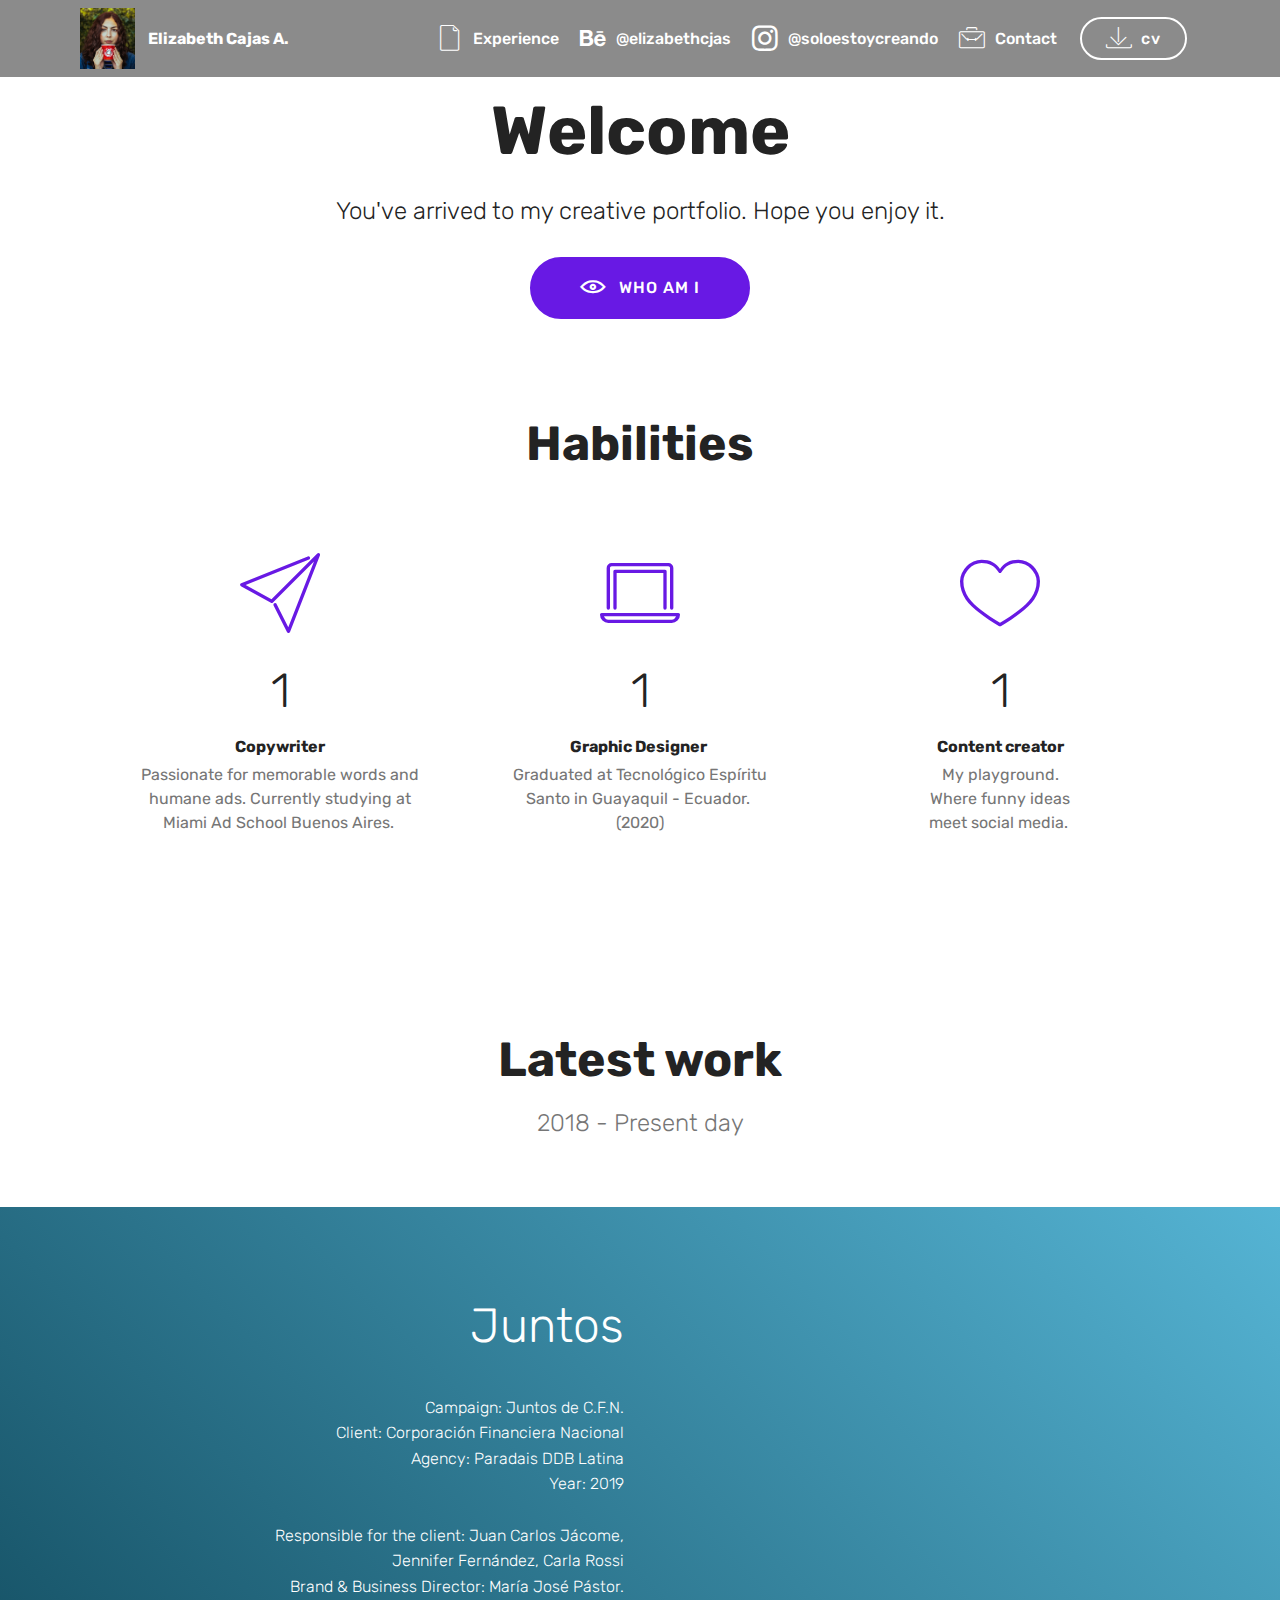
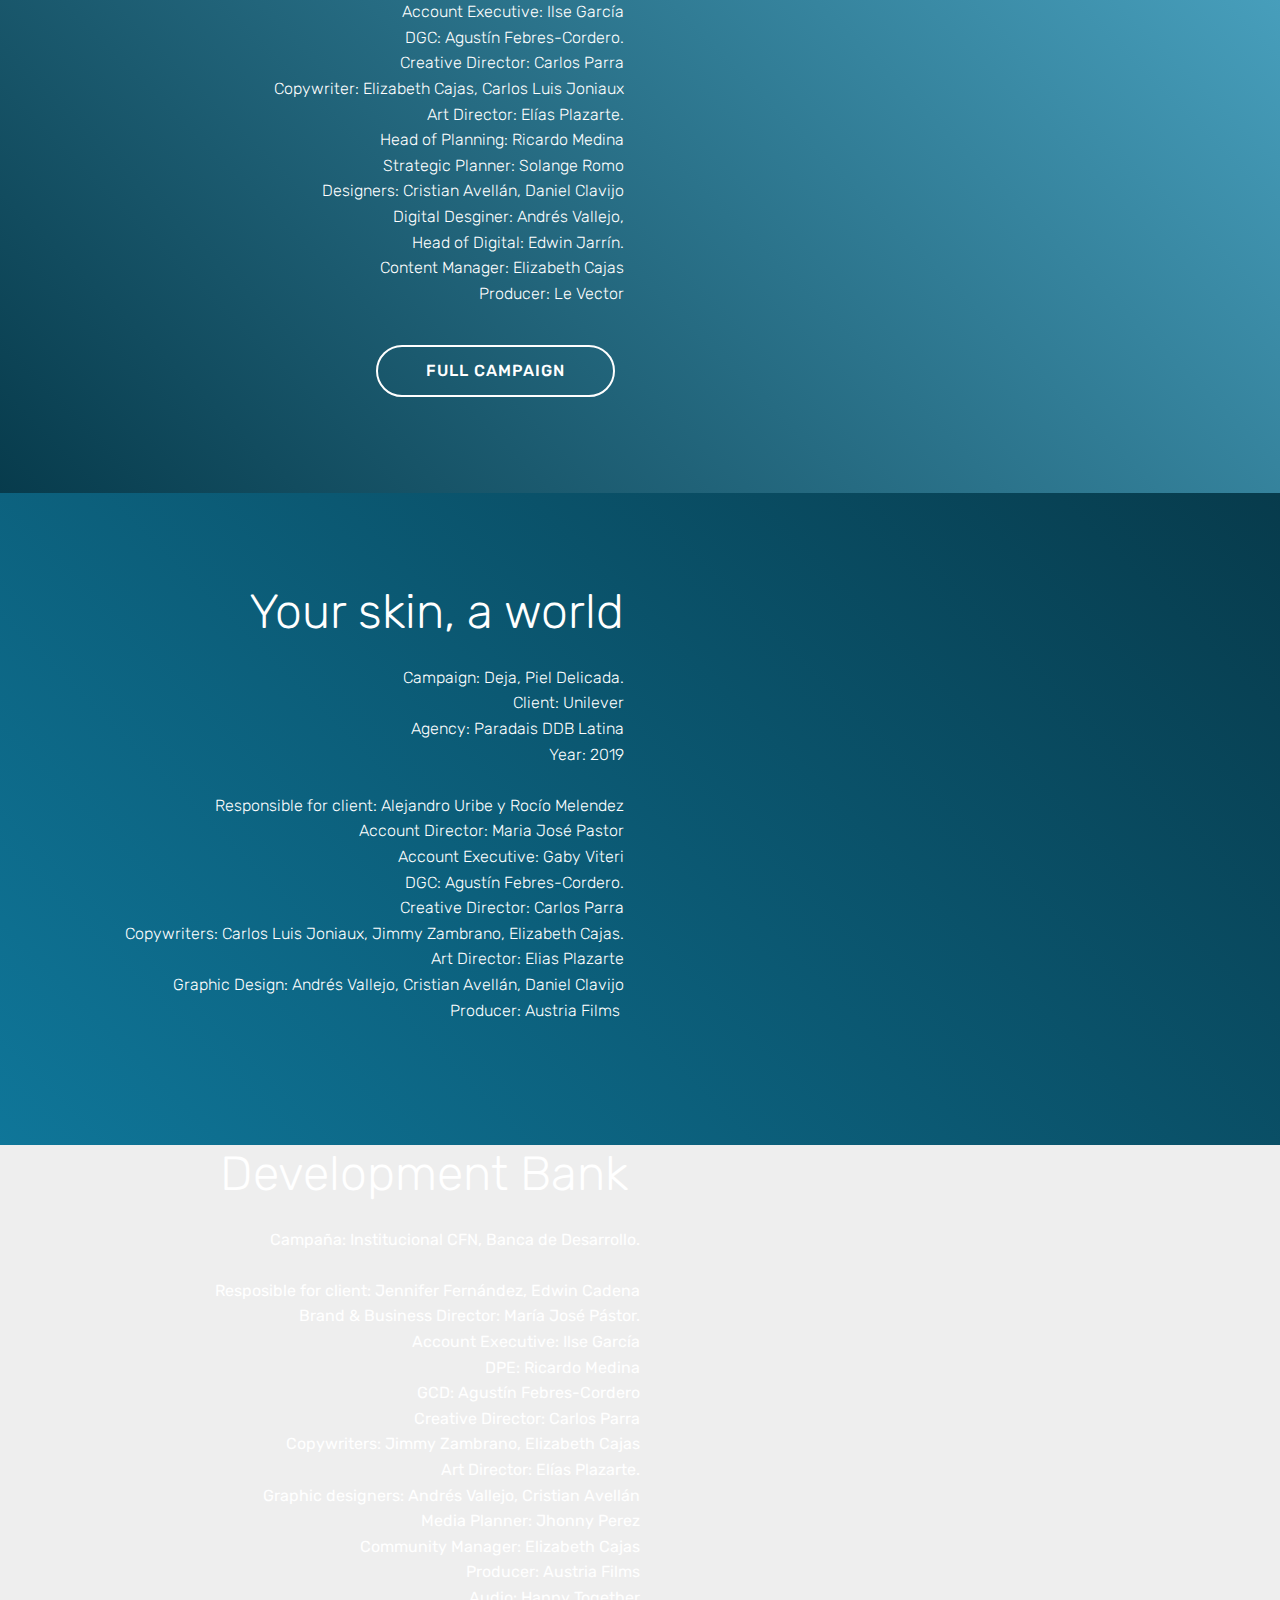
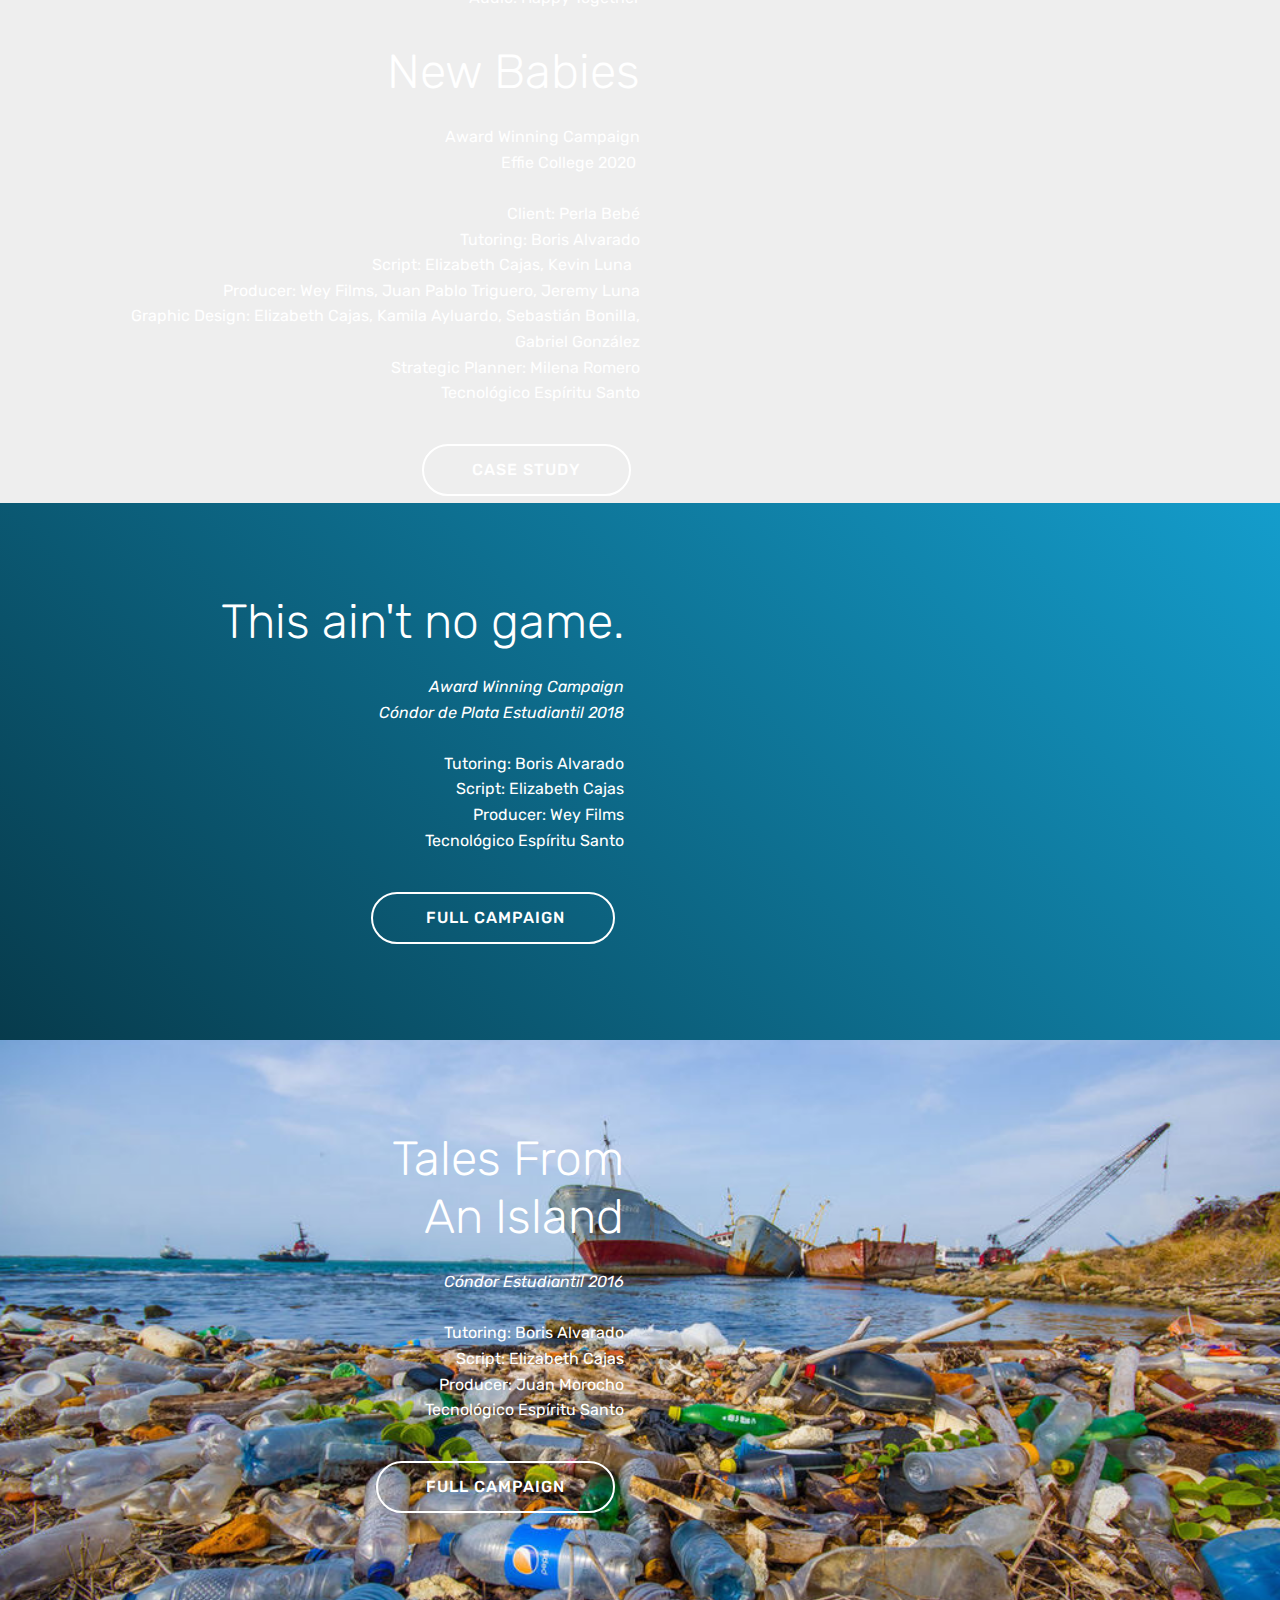
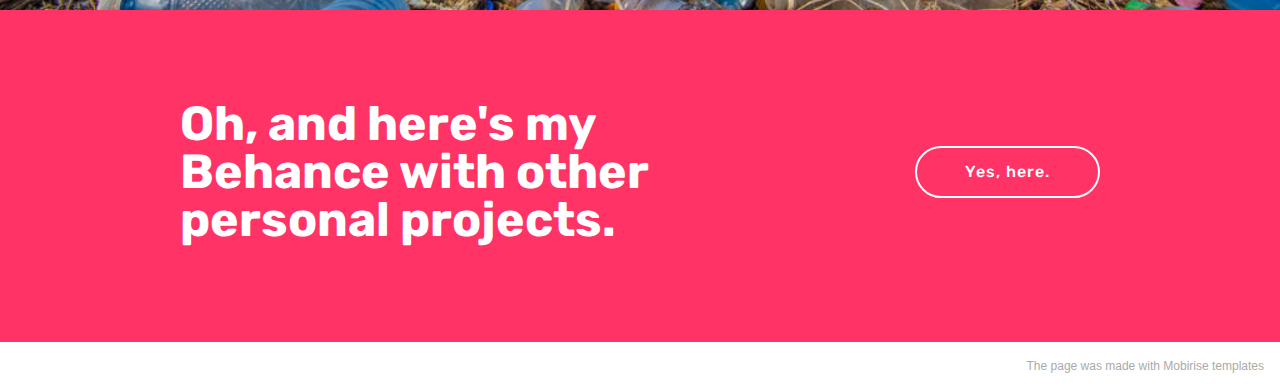
<file: index.html>
<!DOCTYPE html>
<html  >
<head>
  <!-- Site made with Mobirise Website Builder v5.2.0, https://mobirise.com -->
  <meta charset="UTF-8">
  <meta http-equiv="X-UA-Compatible" content="IE=edge">
  <meta name="generator" content="Mobirise v5.2.0, mobirise.com">
  <meta name="viewport" content="width=device-width, initial-scale=1, minimum-scale=1">
  <link rel="shortcut icon" href="assets/images/dsc-556.jpeg" type="image/x-icon">
  <meta name="description" content="">
  
  
  <title>Home</title>
  <link rel="stylesheet" href="assets/web/assets/mobirise-icons/mobirise-icons.css">
  <link rel="stylesheet" href="assets/web/assets/mobirise-icons2/mobirise2.css">
  <link rel="stylesheet" href="assets/bootstrap/css/bootstrap.min.css">
  <link rel="stylesheet" href="assets/bootstrap/css/bootstrap-grid.min.css">
  <link rel="stylesheet" href="assets/bootstrap/css/bootstrap-reboot.min.css">
  <link rel="stylesheet" href="assets/tether/tether.min.css">
  <link rel="stylesheet" href="assets/dropdown/css/style.css">
  <link rel="stylesheet" href="assets/socicon/css/styles.css">
  <link rel="stylesheet" href="assets/theme/css/style.css">
  <link rel="preload" as="style" href="assets/mobirise/css/mbr-additional.css"><link rel="stylesheet" href="assets/mobirise/css/mbr-additional.css" type="text/css">
  
  
  
  
</head>
<body>
  
  <section class="menu cid-rPgi2rEUZB" once="menu" id="menu1-0">

    

    <nav class="navbar navbar-expand beta-menu navbar-dropdown align-items-center navbar-fixed-top navbar-toggleable-sm">
        <button class="navbar-toggler navbar-toggler-right" type="button" data-toggle="collapse" data-target="#navbarSupportedContent" aria-controls="navbarSupportedContent" aria-expanded="false" aria-label="Toggle navigation">
            <div class="hamburger">
                <span></span>
                <span></span>
                <span></span>
                <span></span>
            </div>
        </button>
        <div class="menu-logo">
            <div class="navbar-brand">
                <span class="navbar-logo">
                    <a href="https://mobirise.co">
                         <img src="assets/images/dsc-556.jpeg" alt="Mobirise" title="" style="height: 3.8rem;">
                    </a>
                </span>
                <span class="navbar-caption-wrap"><a class="navbar-caption text-white display-4" href="https://mobirise.co">Elizabeth Cajas A.</a></span>
            </div>
        </div>
        <div class="collapse navbar-collapse" id="navbarSupportedContent">
            <ul class="navbar-nav nav-dropdown" data-app-modern-menu="true"><li class="nav-item">
                    <a class="nav-link link text-white display-4" href="page1.html"><span class="mbri-new-file mbr-iconfont mbr-iconfont-btn"></span>
                        
                        Experience<br></a>
                </li>
                <li class="nav-item"><a class="nav-link link text-white display-4" href="https://www.behance.net/elizabethcajas"><span class="socicon socicon-behance mbr-iconfont mbr-iconfont-btn"></span>
                        @elizabethcjas<br></a></li><li class="nav-item"><a class="nav-link link text-white display-4" href="https://www.instagram.com/soloestoycreando/"><span class="socicon socicon-instagram mbr-iconfont mbr-iconfont-btn"></span>
                        @soloestoycreando<br></a></li><li class="nav-item"><a class="nav-link link text-white display-4" href="http://www.instagram.com/elizabethcjas/"><span class="mbri-briefcase mbr-iconfont mbr-iconfont-btn"></span>Contact<br></a></li></ul>
            <div class="navbar-buttons mbr-section-btn"><a class="btn btn-sm btn-white-outline display-4" href="assets/files/Elizabeth-CajasAguayo.pdf" target="_blank">
                    <span class="mbri-save mbr-iconfont mbr-iconfont-btn "></span>
                    cv</a></div>
        </div>
    </nav>
</section>

<section class="header1 cid-rPgivDVJeG" id="header1-2">

    

    

    <div class="container">
        <div class="row justify-content-md-center">
            <div class="mbr-white col-md-10">
                <h1 class="mbr-section-title align-center mbr-bold pb-3 mbr-fonts-style display-1">Welcome</h1>
                <h3 class="mbr-section-subtitle align-center mbr-light pb-3 mbr-fonts-style display-5">
                    You've arrived to my creative portfolio. Hope you enjoy it.</h3>
                
                <div class="mbr-section-btn align-center"><a class="btn btn-md btn-primary display-4" href="page1.html"><span class="mobi-mbri mobi-mbri-preview mbr-iconfont mbr-iconfont-btn"></span>
                        WHO AM I</a></div>
            </div>
        </div>
    </div>

</section>

<section class="counters1 counters cid-rPgiJfjRsZ" id="counters1-4">

    

    

    <div class="container">
        <h2 class="mbr-section-title pb-3 align-center mbr-fonts-style display-2"><strong>Habilities</strong></h2>
        

        <div class="container pt-4 mt-2">
            <div class="media-container-row">
                <div class="card p-3 align-center col-12 col-md-6 col-lg-4">
                    <div class="panel-item p-3">
                        <div class="card-img pb-3">
                            <span class="mbr-iconfont mbri-paper-plane" style="color: rgb(104, 25, 228); fill: rgb(104, 25, 228);"></span>
                        </div>

                        <div class="card-text">
                            <h3 class="count pt-3 pb-3 mbr-fonts-style display-2">
                                  1
                            </h3>
                            <h4 class="mbr-content-title mbr-bold mbr-fonts-style display-7">
                                Copywriter</h4>
                            <p class="mbr-content-text mbr-fonts-style display-7">Passionate for memorable words and humane ads. Currently studying at Miami Ad School Buenos Aires.&nbsp;<br></p>
                        </div>
                    </div>
                </div>


                <div class="card p-3 align-center col-12 col-md-6 col-lg-4">
                    <div class="panel-item p-3">
                        <div class="card-img pb-3">
                            <span class="mbr-iconfont mbri-laptop" style="color: rgb(104, 25, 228); fill: rgb(104, 25, 228);"></span>
                        </div>
                        <div class="card-text">
                            <h3 class="count pt-3 pb-3 mbr-fonts-style display-2">
                                  2
                            </h3>
                            <h4 class="mbr-content-title mbr-bold mbr-fonts-style display-7">Graphic Designer&nbsp;</h4>
                            <p class="mbr-content-text mbr-fonts-style display-7">Graduated at Tecnológico Espíritu Santo in Guayaquil - Ecuador.&nbsp;<br>(2020)<br><br><br></p>
                        </div>
                    </div>
                </div>

                <div class="card p-3 align-center col-12 col-md-6 col-lg-4">
                    <div class="panel-item p-3">
                        <div class="card-img pb-3">
                            <span class="mbr-iconfont mbri-hearth" style="color: rgb(104, 25, 228); fill: rgb(104, 25, 228);"></span>
                        </div>
                        <div class="card-text">
                            <h3 class="count pt-3 pb-3 mbr-fonts-style display-2">
                                  3
                            </h3>
                            <h4 class="mbr-content-title mbr-bold mbr-fonts-style display-7">
                                Content creator</h4>
                            <p class="mbr-content-text mbr-fonts-style display-7">My playground. <br>Where funny ideas <br>meet social media.&nbsp;<br>&nbsp;</p>
                        </div>
                    </div>
                </div>


                
            </div>
        </div>
   </div>
</section>

<section class="mbr-section content4 cid-rPhzDBMfUE" id="content4-k">

    

    <div class="container">
        <div class="media-container-row">
            <div class="title col-12 col-md-8">
                <h2 class="align-center pb-3 mbr-fonts-style display-2"><strong>Latest work</strong></h2>
                <h3 class="mbr-section-subtitle align-center mbr-light mbr-fonts-style display-5">2018 - Present day</h3>
                
            </div>
        </div>
    </div>
</section>

<section class="header7 cid-rPhoqplRMc" id="header7-h">

    

    

    <div class="container">
        <div class="media-container-row">

            <div class="media-content align-right">
                <h1 class="mbr-section-title mbr-white pb-3 mbr-fonts-style display-2"><p>Juntos</p></h1>
                <div class="mbr-section-text mbr-white pb-3">
                    <p class="mbr-text mbr-fonts-style display-4">Campaign: Juntos de C.F.N.<br>Client: Corporación Financiera Nacional<br>Agency: Paradais DDB Latina<br>Year: 2019<br><br>Responsible for the client: Juan Carlos Jácome, <br>Jennifer Fernández, Carla Rossi<br>Brand &amp; Business Director: María José Pástor.<br>Account Executive: Ilse García<br>DGC: Agustín Febres-Cordero.<br>Creative Director: Carlos Parra<br>Copywriter: Elizabeth Cajas, Carlos Luis Joniaux<br>Art Director: Elías Plazarte.<br>Head of Planning: Ricardo Medina<br>Strategic Planner: Solange Romo<br>Designers: Cristian Avellán, Daniel Clavijo<br>Digital Desginer: Andrés Vallejo,<br>Head of Digital: Edwin Jarrín.<br>Content Manager: Elizabeth Cajas<br>Producer: Le Vector<br></p>
                </div>
                <div class="mbr-section-btn"><a class="btn btn-md btn-white-outline display-4" href="https://www.instagram.com/p/B5nZiDEFA0c/">FULL CAMPAIGN</a></div>
            </div>

            <div class="mbr-figure" style="width: 100%;"><iframe class="mbr-embedded-video" src="https://www.youtube.com/embed/XC5wq9DCo4g?rel=0&amp;amp;showinfo=0&amp;autoplay=1&amp;loop=0" width="1280" height="720" frameborder="0" allowfullscreen></iframe></div>

        </div>
    </div>
</section>

<section class="header7 cid-s7ufs1kZml" id="header7-p">

    

    

    <div class="container">
        <div class="media-container-row">

            <div class="media-content align-right">
                <h1 class="mbr-section-title mbr-white pb-3 mbr-fonts-style display-2">Your skin, a world</h1>
                <div class="mbr-section-text mbr-white pb-3">
                    <p class="mbr-text mbr-fonts-style display-4">Campaign: Deja, Piel Delicada.<br>Client: Unilever<br>Agency: Paradais DDB Latina<br>Year: 2019<br><br>Responsible for client: Alejandro Uribe y Rocío Melendez<br>Account Director: Maria José Pastor<br>Account Executive: Gaby Viteri<br>DGC: Agustín Febres-Cordero.<br>Creative Director: Carlos Parra<br>Copywriters: Carlos Luis Joniaux, Jimmy Zambrano, Elizabeth Cajas.<br>Art Director: Elias Plazarte<br>Graphic Design: Andrés Vallejo, Cristian Avellán, Daniel Clavijo<br>Producer: Austria Films&nbsp;<br></p>
                </div>
                
            </div>

            <div class="mbr-figure" style="width: 100%;"><iframe class="mbr-embedded-video" src="https://www.youtube.com/embed/CJkdILTZp5I?rel=0&amp;amp;showinfo=0&amp;autoplay=1&amp;loop=0" width="1280" height="720" frameborder="0" allowfullscreen></iframe></div>

        </div>
    </div>
</section>

<section class="header7 cid-snvsn90I2t" id="header7-10">

    

    

    <div class="container">
        <div class="media-container-row">

            <div class="media-content align-right">
                <h1 class="mbr-section-title mbr-white pb-3 mbr-fonts-style display-2">
                   &nbsp;
Development Bank&nbsp;</h1>
                <div class="mbr-section-text mbr-white pb-3">
                    <p class="mbr-text mbr-fonts-style display-7">Campaña: Institucional CFN, Banca de Desarrollo.
<br><br>Resposible for client: Jennifer Fernández, Edwin Cadena
<br>Brand &amp; Business Director: María José Pástor.
<br>Account Executive: Ilse García
<br>DPE: Ricardo Medina
<br>GCD: Agustín Febres-Cordero
<br>Creative Director: Carlos Parra
<br>Copywriters: Jimmy Zambrano, Elizabeth Cajas
<br>Art Director: Elías Plazarte.
<br>Graphic designers: Andrés Vallejo, Cristian Avellán
<br>Media Planner: Jhonny Perez
<br>Community Manager: Elizabeth Cajas
<br>Producer: Austria Films <br>Audio: Happy Together</p>
                </div>
                
            </div>

            <div class="mbr-figure" style="width: 100%;"><iframe class="mbr-embedded-video" src="https://www.youtube.com/embed/H1klbi8Gcsk?rel=0&amp;amp;showinfo=0&amp;autoplay=1&amp;loop=0" width="1280" height="720" frameborder="0" allowfullscreen></iframe></div>

        </div>
    </div>
</section>

<section class="header7 cid-snvuw5DkRG" id="header7-11">

    

    

    <div class="container">
        <div class="media-container-row">

            <div class="media-content align-right">
                <h1 class="mbr-section-title mbr-white pb-3 mbr-fonts-style display-2">New Babies</h1>
                <div class="mbr-section-text mbr-white pb-3">
                    <p class="mbr-text mbr-fonts-style display-7">Award Winning Campaign<br>Effie College 2020&nbsp;<br>
<br>Client: Perla Bebé<br>Tutoring: Boris Alvarado 
<br>Script: Elizabeth Cajas, Kevin Luna&nbsp;&nbsp;<br>Producer: Wey Films,&nbsp;Juan Pablo Triguero, Jeremy Luna<br>Graphic Design: Elizabeth Cajas, Kamila Ayluardo, Sebastián Bonilla, Gabriel González
<br>Strategic Planner: Milena Romero<br>Tecnológico Espíritu Santo</p>
                </div>
                <div class="mbr-section-btn"><a class="btn btn-md btn-white-outline display-4" href="https://www.behance.net/gallery/110983615/Nuevos-Bebs-Perla-Beb">CASE STUDY</a></div>
            </div>

            <div class="mbr-figure" style="width: 100%;"><iframe class="mbr-embedded-video" src="https://player.vimeo.com/video/498575232?autoplay=0&amp;loop=0" width="1280" height="720" frameborder="0" allowfullscreen></iframe></div>

        </div>
    </div>
</section>

<section class="header7 cid-rPhBfWkNB9" id="header7-l">

    

    

    <div class="container">
        <div class="media-container-row">

            <div class="media-content align-right">
                <h1 class="mbr-section-title mbr-white pb-3 mbr-fonts-style display-2">This ain't no game.</h1>
                <div class="mbr-section-text mbr-white pb-3">
                    <p class="mbr-text mbr-fonts-style display-7"><em>Award Winning Campaign<br></em><em>Cóndor de Plata Estudiantil 2018</em><br><br>Tutoring: Boris Alvarado<br>Script: Elizabeth Cajas<br>Producer: Wey Films<br>Tecnológico Espíritu Santo</p>
                </div>
                <div class="mbr-section-btn"><a class="btn btn-md btn-white-outline display-4" href="https://www.behance.net/gallery/92273993/ESTO-NO-ES-UN-JUEGO" target="_blank">&nbsp;FULL CAMPAIGN</a></div>
            </div>

            <div class="mbr-figure" style="width: 100%;"><iframe class="mbr-embedded-video" src="https://www.youtube.com/embed/PyxCxdFX-DU?rel=0&amp;amp;showinfo=0&amp;autoplay=1&amp;loop=0" width="1280" height="720" frameborder="0" allowfullscreen></iframe></div>

        </div>
    </div>
</section>

<section class="header7 cid-rPgiCTKtGA" id="header7-3">

    

    

    <div class="container">
        <div class="media-container-row">

            <div class="media-content align-right">
                <h1 class="mbr-section-title mbr-white pb-3 mbr-fonts-style display-2">Tales From <br>An Island<br></h1>
                <div class="mbr-section-text mbr-white pb-3">
                    <p class="mbr-text mbr-fonts-style display-7"><em>Cóndor Estudiantil 2016</em><br><br>Tutoring: Boris Alvarado
<br>Script: Elizabeth Cajas
<br>Producer: Juan Morocho<br>Tecnológico Espíritu Santo</p>
                </div>
                <div class="mbr-section-btn"><a class="btn btn-md btn-white-outline display-4" href="https://www.behance.net/gallery/92280595/GALAGUEROS">FULL CAMPAIGN<br></a></div>
            </div>

            <div class="mbr-figure" style="width: 100%;"><iframe class="mbr-embedded-video" src="https://www.youtube.com/embed/zrxtwJtlJ5c?rel=0&amp;amp;showinfo=0&amp;autoplay=1&amp;loop=0" width="1280" height="720" frameborder="0" allowfullscreen></iframe></div>

        </div>
    </div>
</section>

<section class="mbr-section info1 cid-s7uoGYGe7c" id="info1-r">

    

    
    <div class="container">
        <div class="row justify-content-center content-row">
            <div class="media-container-column title col-12 col-lg-7 col-md-6">
                
                <h2 class="align-left mbr-bold mbr-fonts-style display-2">Oh, and here's my Behance with other personal projects.&nbsp;</h2>
            </div>
            <div class="media-container-column col-12 col-lg-3 col-md-4">
                <div class="mbr-section-btn align-right py-4"><a class="btn btn-white-outline display-4" href="https://mobirise.co">Yes, here.</a></div>
            </div>
        </div>
    </div>
</section><section style="background-color: #fff; font-family: -apple-system, BlinkMacSystemFont, 'Segoe UI', 'Roboto', 'Helvetica Neue', Arial, sans-serif; color:#aaa; font-size:12px; padding: 0; align-items: center; display: flex;"><a href="https://mobirise.site/k" style="flex: 1 1; height: 3rem; padding-left: 1rem;"></a><p style="flex: 0 0 auto; margin:0; padding-right:1rem;"><a href="https://mobirise.site/r" style="color:#aaa;">The page</a> was made with Mobirise templates</p></section><script src="assets/web/assets/jquery/jquery.min.js"></script>  <script src="assets/popper/popper.min.js"></script>  <script src="assets/bootstrap/js/bootstrap.min.js"></script>  <script src="assets/tether/tether.min.js"></script>  <script src="assets/smoothscroll/smooth-scroll.js"></script>  <script src="assets/dropdown/js/nav-dropdown.js"></script>  <script src="assets/dropdown/js/navbar-dropdown.js"></script>  <script src="assets/touchswipe/jquery.touch-swipe.min.js"></script>  <script src="assets/viewportchecker/jquery.viewportchecker.js"></script>  <script src="assets/theme/js/script.js"></script>  
  
  
</body>
</html>
</file>
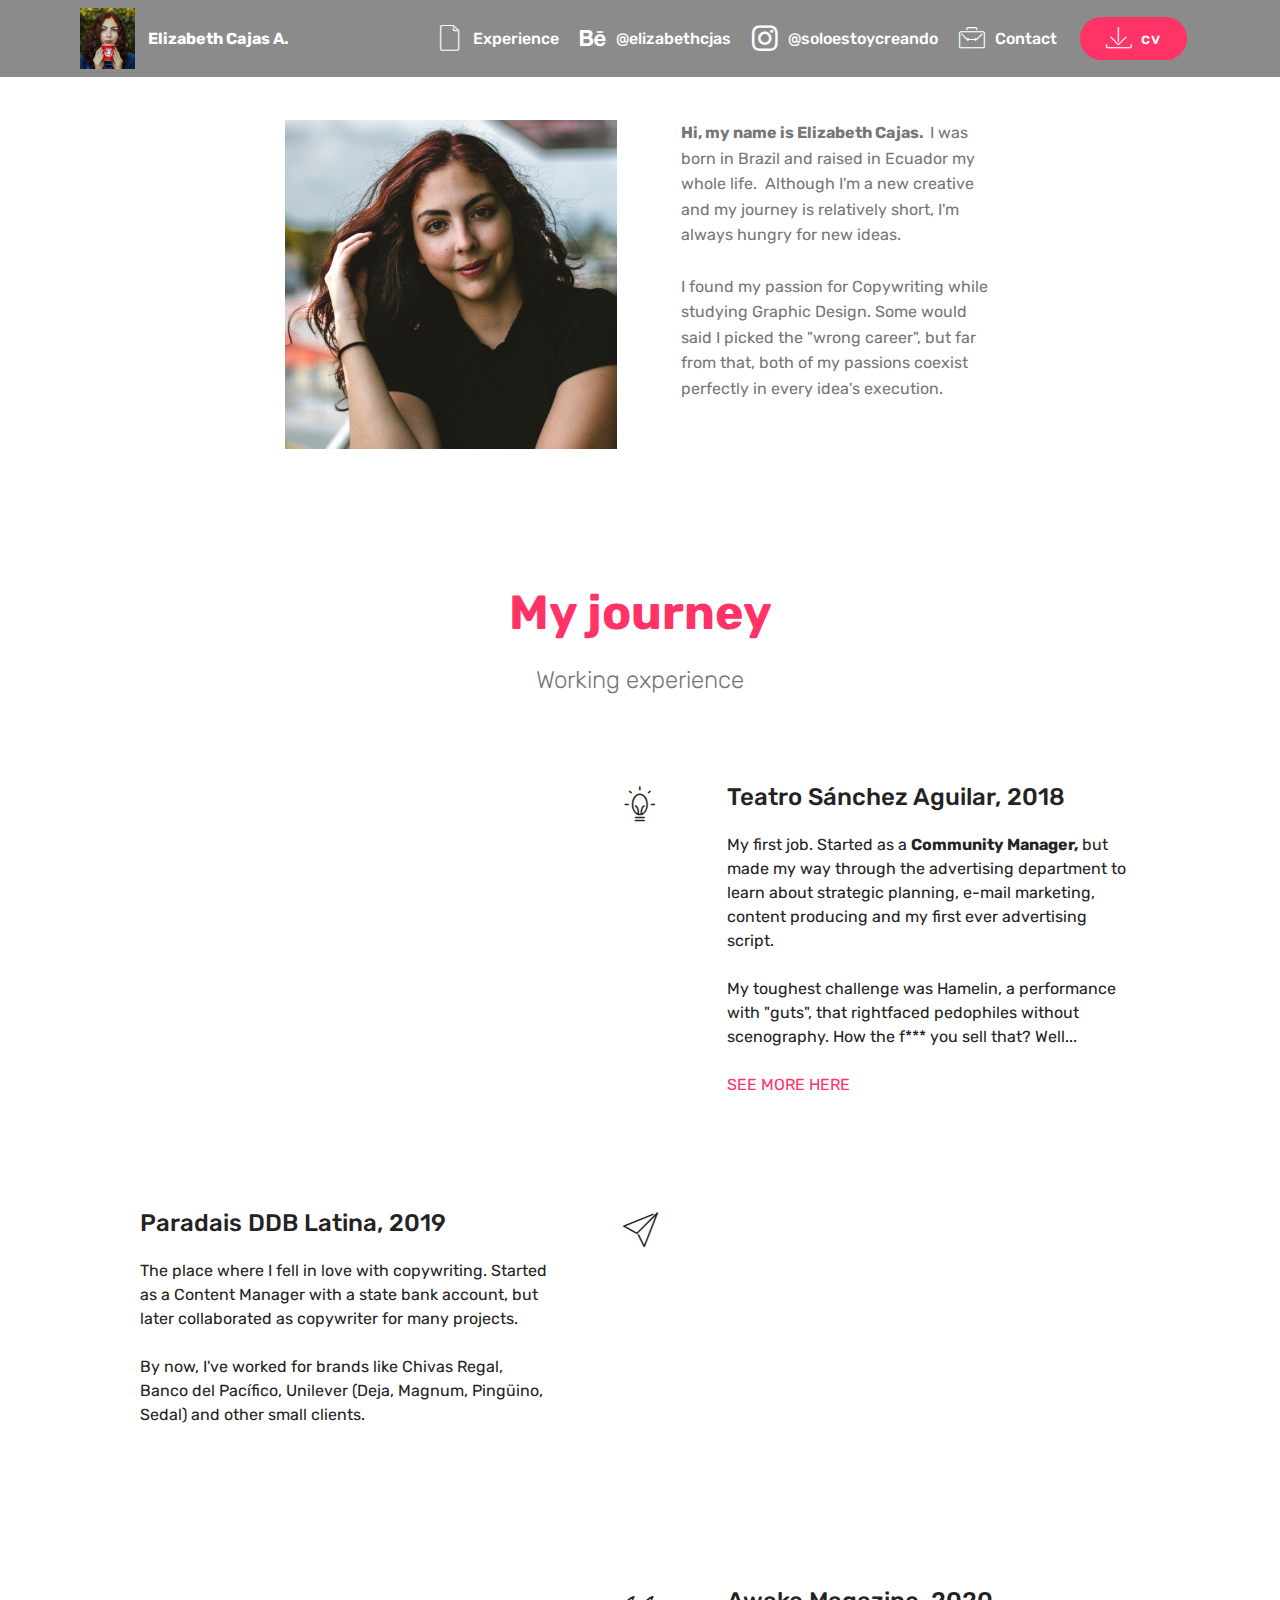
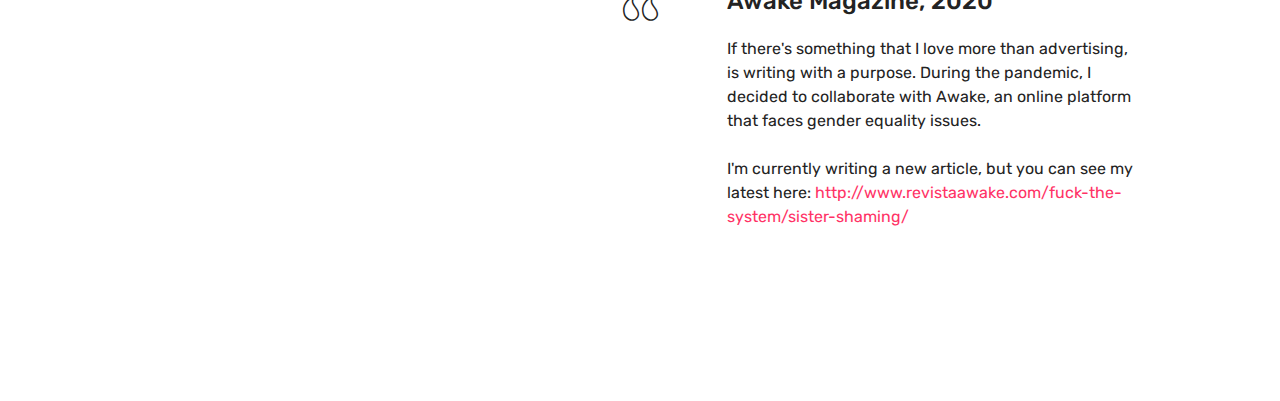
<file: page1.html>
<!DOCTYPE html>
<html  >
<head>
  <!-- Site made with Mobirise Website Builder v4.12.0, https://mobirise.com -->
  <meta charset="UTF-8">
  <meta http-equiv="X-UA-Compatible" content="IE=edge">
  <meta name="generator" content="Mobirise v4.12.0, mobirise.com">
  <meta name="viewport" content="width=device-width, initial-scale=1, minimum-scale=1">
  <link rel="shortcut icon" href="assets/images/dsc-556.jpeg" type="image/x-icon">
  <meta name="description" content="Web Page Maker Description">
  
  <title>Who am I</title>
  <link rel="stylesheet" href="assets/web/assets/mobirise-icons/mobirise-icons.css">
  <link rel="stylesheet" href="assets/bootstrap/css/bootstrap.min.css">
  <link rel="stylesheet" href="assets/bootstrap/css/bootstrap-grid.min.css">
  <link rel="stylesheet" href="assets/bootstrap/css/bootstrap-reboot.min.css">
  <link rel="stylesheet" href="assets/tether/tether.min.css">
  <link rel="stylesheet" href="assets/dropdown/css/style.css">
  <link rel="stylesheet" href="assets/socicon/css/styles.css">
  <link rel="stylesheet" href="assets/theme/css/style.css">
  <link rel="preload" as="style" href="assets/mobirise/css/mbr-additional.css"><link rel="stylesheet" href="assets/mobirise/css/mbr-additional.css" type="text/css">
  
  
  
</head>
<body>
  <section class="menu cid-rPgi2rEUZB" once="menu" id="menu1-d">

    

    <nav class="navbar navbar-expand beta-menu navbar-dropdown align-items-center navbar-fixed-top navbar-toggleable-sm">
        <button class="navbar-toggler navbar-toggler-right" type="button" data-toggle="collapse" data-target="#navbarSupportedContent" aria-controls="navbarSupportedContent" aria-expanded="false" aria-label="Toggle navigation">
            <div class="hamburger">
                <span></span>
                <span></span>
                <span></span>
                <span></span>
            </div>
        </button>
        <div class="menu-logo">
            <div class="navbar-brand">
                <span class="navbar-logo">
                    <a href="page1.html">
                         <img src="assets/images/dsc-556.jpeg" alt="Mobirise" title="" style="height: 3.8rem;">
                    </a>
                </span>
                <span class="navbar-caption-wrap"><a class="navbar-caption text-white display-4" href="index.html">Elizabeth Cajas A.</a></span>
            </div>
        </div>
        <div class="collapse navbar-collapse" id="navbarSupportedContent">
            <ul class="navbar-nav nav-dropdown" data-app-modern-menu="true"><li class="nav-item">
                    <a class="nav-link link text-white display-4" href="page1.html"><span class="mbri-new-file mbr-iconfont mbr-iconfont-btn"></span>
                        
                        Experience<br></a>
                </li>
                <li class="nav-item"><a class="nav-link link text-white display-4" href="https://www.behance.net/elizabethcajas" target="_blank"><span class="socicon socicon-behance mbr-iconfont mbr-iconfont-btn"></span>
                        @elizabethcjas<br></a></li><li class="nav-item"><a class="nav-link link text-white display-4" href="https://www.instagram.com/soloestoycreando/" target="_blank"><span class="socicon socicon-instagram mbr-iconfont mbr-iconfont-btn"></span>
                        @soloestoycreando<br></a></li><li class="nav-item"><a class="nav-link link text-white display-4" href="page2.html"><span class="mbri-briefcase mbr-iconfont mbr-iconfont-btn"></span>Contact<br></a></li></ul>
            <div class="navbar-buttons mbr-section-btn"><a class="btn btn-sm btn-secondary display-4" href="assets/files/RESUME%20ELIZABETH%20CAJAS.pdf" target="_blank">
                    <span class="mbri-save mbr-iconfont mbr-iconfont-btn "></span>
                    cv</a></div>
        </div>
    </nav>
</section>

<section class="engine"><a href="https://mobirise.info/o">free portfolio site templates</a></section><section class="mbr-section content6 cid-rPhgPSXg0P" id="content6-f">
    
     
    
    <div class="container">
        <div class="media-container-row">
            <div class="col-12 col-md-8">
                <div class="media-container-row">
                    <div class="mbr-figure" style="width: 115%;">
                      <img src="assets/images/dsc-645.jpeg" alt="Mobirise" title="">  
                    </div>
                    <div class="media-content">
                        <div class="mbr-section-text">
                            <p class="mbr-text mb-0 mbr-fonts-style display-7">
                               <strong>Hi, my name is Elizabeth Cajas. &nbsp;</strong>I was born in Brazil and raised in Ecuador my whole life. &nbsp;Although I'm a new creative and my journey is relatively short, I'm always hungry for new ideas.&nbsp;<br><br>I found my passion for Copywriting while studying Graphic Design. Some would said I picked the "wrong career", but far from that, both of my passions coexist perfectly in every idea's execution.&nbsp;<br></p>
                        </div>
                    </div>
                </div>
            </div>
        </div>
    </div>
</section>

<section class="timeline2 cid-rPhgLlS7Sx" id="timeline2-e">

    

    

    <div class="container align-center">
        <h2 class="mbr-section-title pb-3 mbr-fonts-style display-2"><strong>My journey</strong></h2>
        <h3 class="mbr-section-subtitle pb-5 mbr-fonts-style display-5">
            Working experience</h3>

        <div class="container timelines-container" mbri-timelines="">
            <!--1-->
            <div class="row timeline-element reverse separline">
                <span class="iconsBackground">
                    <span class="mbr-iconfont mbri-idea"></span>
                </span>          
                <div class="col-xs-12 col-md-6 align-left">
                    <div class="timeline-text-content">
                        <h4 class="mbr-timeline-title pb-3 mbr-fonts-style display-5">
                            Teatro Sánchez Aguilar, 2018</h4>
                        <p class="mbr-timeline-text mbr-fonts-style display-7">My first job. Started as a <strong>Community Manager,</strong> but made my way through the advertising department to learn about strategic planning, e-mail marketing, content producing and my first ever advertising script.&nbsp;<br><br>My toughest challenge was Hamelin, a performance with "guts", that rightfaced pedophiles without scenography. How the f*** you sell that? Well...<br><br><a href="https://www.instagram.com/p/B1O-P8PA_oL/" class="text-secondary">SEE MORE HERE</a></p>
                     </div>
                </div>
            </div>
            <!--2-->
            <div class="row timeline-element  separline">
                <span class="iconsBackground">
                    <span class="mbr-iconfont mbri-paper-plane"></span>
                </span>
                <div class="col-xs-12 col-md-6 align-left ">
                    <div class="timeline-text-content">
                        <h4 class="mbr-timeline-title pb-3 mbr-fonts-style display-5">Paradais DDB Latina, 2019</h4>
                        <p class="mbr-timeline-text mbr-fonts-style display-7">
                            The place where I fell in love with copywriting. Started as a Content Manager with a state bank account, but later collaborated as copywriter for many projects.&nbsp;<br><br>By now, I've worked for brands like Chivas Regal, Banco del Pacífico, Unilever (Deja, Magnum, Pingüino, Sedal) and other small clients.&nbsp;<br><br><br></p>
                    </div>
                </div>
            </div>
            <!--3-->
            <div class="row timeline-element reverse">
                <span class="iconsBackground">
                    <span class="mbr-iconfont mbri-quote-left" style=""></span>
                </span>
                <div class="col-xs-12 col-md-6 align-left">
                    <div class="timeline-text-content">
                        <h4 class="mbr-timeline-title pb-3 mbr-fonts-style display-5">
                            Awake Magazine, 2020&nbsp;</h4>      
                        <p class="mbr-timeline-text mbr-fonts-style display-7">
                            If there's something that I love more than advertising, is writing with a purpose. During the pandemic, I decided to collaborate with Awake, an online platform that faces gender equality issues.&nbsp;<br><br>I'm currently writing a new article, but you can see my latest here:&nbsp;<a href="http://www.revistaawake.com/fuck-the-system/sister-shaming/" class="text-secondary">http://www.revistaawake.com/fuck-the-system/sister-shaming/</a></p>
                    </div>
                </div>
            </div>
            <!--4-->
            
            <!--5-->
            
            <!--6-->
            
            <!--7-->
            
            <!--8-->
            
            <!--9-->
            
            <!--10-->
            
            <!--11-->
            
            <!--12-->
            
        </div>
    </div>
</section>


  <script src="assets/web/assets/jquery/jquery.min.js"></script>
  <script src="assets/popper/popper.min.js"></script>
  <script src="assets/bootstrap/js/bootstrap.min.js"></script>
  <script src="assets/tether/tether.min.js"></script>
  <script src="assets/smoothscroll/smooth-scroll.js"></script>
  <script src="assets/dropdown/js/nav-dropdown.js"></script>
  <script src="assets/dropdown/js/navbar-dropdown.js"></script>
  <script src="assets/touchswipe/jquery.touch-swipe.min.js"></script>
  <script src="assets/theme/js/script.js"></script>
  
  
</body>
</html>
</file>
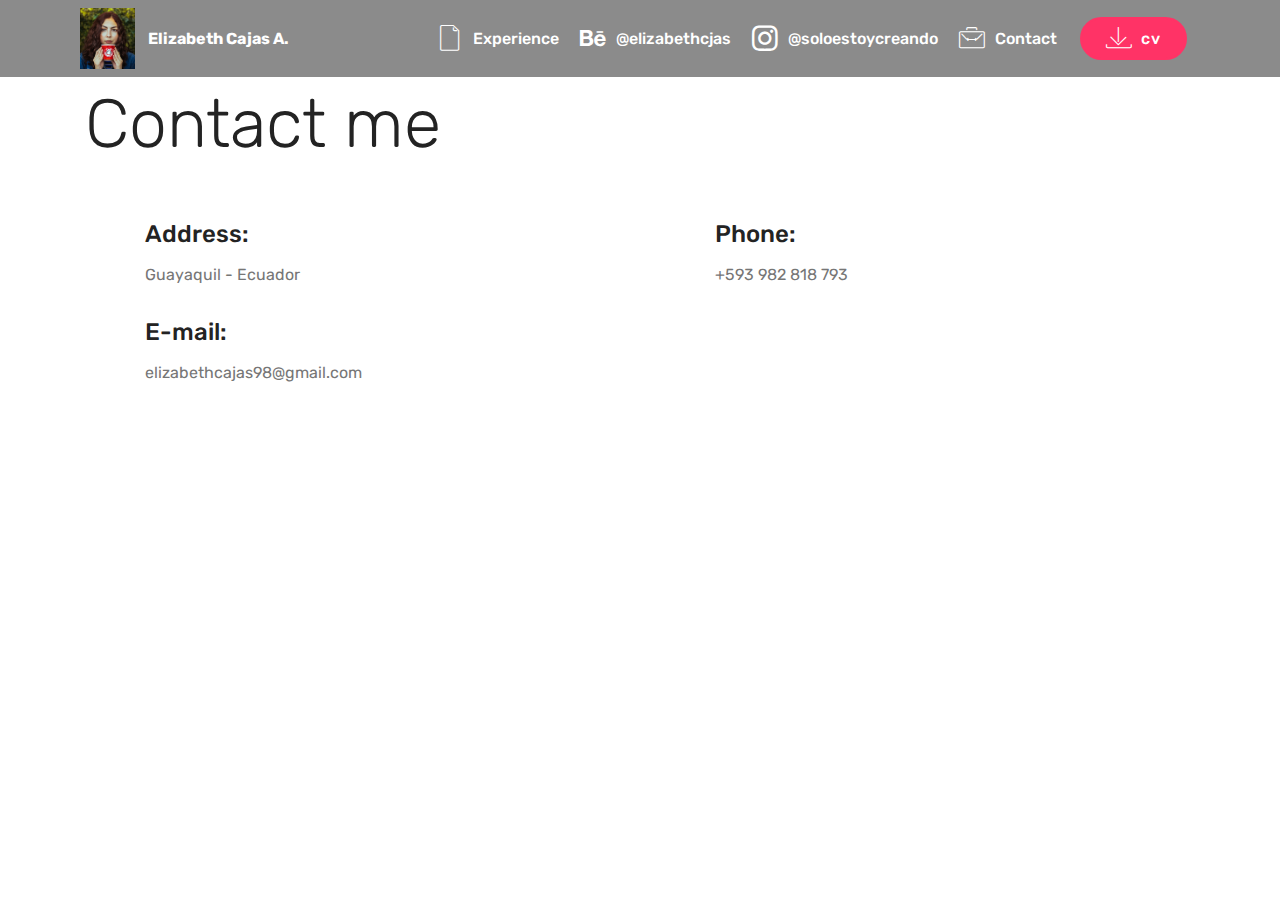
<file: page2.html>
<!DOCTYPE html>
<html  >
<head>
  <!-- Site made with Mobirise Website Builder v4.12.0, https://mobirise.com -->
  <meta charset="UTF-8">
  <meta http-equiv="X-UA-Compatible" content="IE=edge">
  <meta name="generator" content="Mobirise v4.12.0, mobirise.com">
  <meta name="viewport" content="width=device-width, initial-scale=1, minimum-scale=1">
  <link rel="shortcut icon" href="assets/images/dsc-556.jpeg" type="image/x-icon">
  <meta name="description" content="Website Generator Description">
  
  <title>Contact</title>
  <link rel="stylesheet" href="assets/web/assets/mobirise-icons/mobirise-icons.css">
  <link rel="stylesheet" href="assets/bootstrap/css/bootstrap.min.css">
  <link rel="stylesheet" href="assets/bootstrap/css/bootstrap-grid.min.css">
  <link rel="stylesheet" href="assets/bootstrap/css/bootstrap-reboot.min.css">
  <link rel="stylesheet" href="assets/tether/tether.min.css">
  <link rel="stylesheet" href="assets/dropdown/css/style.css">
  <link rel="stylesheet" href="assets/socicon/css/styles.css">
  <link rel="stylesheet" href="assets/theme/css/style.css">
  <link rel="preload" as="style" href="assets/mobirise/css/mbr-additional.css"><link rel="stylesheet" href="assets/mobirise/css/mbr-additional.css" type="text/css">
  
  
  
</head>
<body>
  <section class="menu cid-rPgi2rEUZB" once="menu" id="menu1-n">

    

    <nav class="navbar navbar-expand beta-menu navbar-dropdown align-items-center navbar-fixed-top navbar-toggleable-sm">
        <button class="navbar-toggler navbar-toggler-right" type="button" data-toggle="collapse" data-target="#navbarSupportedContent" aria-controls="navbarSupportedContent" aria-expanded="false" aria-label="Toggle navigation">
            <div class="hamburger">
                <span></span>
                <span></span>
                <span></span>
                <span></span>
            </div>
        </button>
        <div class="menu-logo">
            <div class="navbar-brand">
                <span class="navbar-logo">
                    <a href="page1.html">
                         <img src="assets/images/dsc-556.jpeg" alt="Mobirise" title="" style="height: 3.8rem;">
                    </a>
                </span>
                <span class="navbar-caption-wrap"><a class="navbar-caption text-white display-4" href="index.html">Elizabeth Cajas A.</a></span>
            </div>
        </div>
        <div class="collapse navbar-collapse" id="navbarSupportedContent">
            <ul class="navbar-nav nav-dropdown" data-app-modern-menu="true"><li class="nav-item">
                    <a class="nav-link link text-white display-4" href="page1.html"><span class="mbri-new-file mbr-iconfont mbr-iconfont-btn"></span>
                        
                        Experience<br></a>
                </li>
                <li class="nav-item"><a class="nav-link link text-white display-4" href="https://www.behance.net/elizabethcajas" target="_blank"><span class="socicon socicon-behance mbr-iconfont mbr-iconfont-btn"></span>
                        @elizabethcjas<br></a></li><li class="nav-item"><a class="nav-link link text-white display-4" href="https://www.instagram.com/soloestoycreando/" target="_blank"><span class="socicon socicon-instagram mbr-iconfont mbr-iconfont-btn"></span>
                        @soloestoycreando<br></a></li><li class="nav-item"><a class="nav-link link text-white display-4" href="page2.html"><span class="mbri-briefcase mbr-iconfont mbr-iconfont-btn"></span>Contact<br></a></li></ul>
            <div class="navbar-buttons mbr-section-btn"><a class="btn btn-sm btn-secondary display-4" href="assets/files/RESUME%20ELIZABETH%20CAJAS.pdf" target="_blank">
                    <span class="mbri-save mbr-iconfont mbr-iconfont-btn "></span>
                    cv</a></div>
        </div>
    </nav>
</section>

<section class="engine"><a href="https://mobirise.info/n">simple web templates</a></section><section class="mbr-section contacts3 cid-rPhHzt2M7y" id="contacts3-o">
    <!---->
    
    <!---->
    <!--Overlay-->
    
    <!--Container-->
    <div class="container">
        <div class="row">
            <!--Titles-->
            <div class="title col-12">
                <h2 class="align-left mbr-fonts-style display-1">
                    Contact me</h2>
                
            </div>
            <div class="col-12">
                <div class="row">
                    <div class="col-12 col-md-6">
                        <div class="wrapper">
                            <span class="iconfont-wrapper">
                                <span class="amp-iconfont icon fa-thumbs-o-up fa"></span>
                            </span>
                            <div class="b-info b-adress">
                                <h5 class="align-left mbr-fonts-style display-5">
                                    Address:
                                </h5>
                                <p class="mbr-text align-left mbr-fonts-style display-7">Guayaquil - Ecuador</p>
                            </div>
                        </div>
                    </div>
                    <div class="col-12 col-md-6">
                        <div class="wrapper">
                            <span class="iconfont-wrapper">
                                <span class="amp-iconfont icon fa-phone fa"></span>
                            </span>
                            <div class="b-info b-phone">
                                <h5 class="align-left mbr-fonts-style display-5">
                                    Phone:
                                </h5>
                                <p class="mbr-text align-left mbr-fonts-style display-7">+593 982 818 793<br></p>
                            </div>
                        </div>
                    </div>
                    <div class="col-12 col-md-6">
                        <div class="wrapper">
                            <span class="iconfont-wrapper">
                                <span class="amp-iconfont icon fa-comment-o fa"></span>
                            </span>
                            <div class="b-info b-mail">
                                <h5 class="align-left mbr-fonts-style display-5">
                                    E-mail:
                                </h5>
                                <p class="mbr-text align-left mbr-fonts-style display-7">
                                    elizabethcajas98@gmail.com</p>
                            </div>
                        </div>
                    </div>
                    
                </div>
            </div>
        </div>
    </div>
</section>


  <script src="assets/web/assets/jquery/jquery.min.js"></script>
  <script src="assets/popper/popper.min.js"></script>
  <script src="assets/bootstrap/js/bootstrap.min.js"></script>
  <script src="assets/tether/tether.min.js"></script>
  <script src="assets/smoothscroll/smooth-scroll.js"></script>
  <script src="assets/dropdown/js/nav-dropdown.js"></script>
  <script src="assets/dropdown/js/navbar-dropdown.js"></script>
  <script src="assets/touchswipe/jquery.touch-swipe.min.js"></script>
  <script src="assets/theme/js/script.js"></script>
  
  
</body>
</html>
</file>
<file: assets/web/assets/mobirise-icons/mobirise-icons.css>
@font-face {
  font-family: 'MobiriseIcons';
  src:  url('mobirise-icons.eot?spat4u');
  src:  url('mobirise-icons.eot?spat4u#iefix') format('embedded-opentype'),
    url('mobirise-icons.ttf?spat4u') format('truetype'),
    url('mobirise-icons.woff?spat4u') format('woff'),
    url('mobirise-icons.svg?spat4u#MobiriseIcons') format('svg');
  font-weight: normal;
  font-style: normal;
  font-display: swap;
}

[class^="mbri-"], [class*=" mbri-"] {
  /* use !important to prevent issues with browser extensions that change fonts */
  font-family: MobiriseIcons !important;
  speak: none;
  font-style: normal;
  font-weight: normal;
  font-variant: normal;
  text-transform: none;
  line-height: 1;

  /* Better Font Rendering =========== */
  -webkit-font-smoothing: antialiased;
  -moz-osx-font-smoothing: grayscale;
}

.mbri-add-submenu:before {
  content: "\e900";
}
.mbri-alert:before {
  content: "\e901";
}
.mbri-align-center:before {
  content: "\e902";
}
.mbri-align-justify:before {
  content: "\e903";
}
.mbri-align-left:before {
  content: "\e904";
}
.mbri-align-right:before {
  content: "\e905";
}
.mbri-android:before {
  content: "\e906";
}
.mbri-apple:before {
  content: "\e907";
}
.mbri-arrow-down:before {
  content: "\e908";
}
.mbri-arrow-next:before {
  content: "\e909";
}
.mbri-arrow-prev:before {
  content: "\e90a";
}
.mbri-arrow-up:before {
  content: "\e90b";
}
.mbri-bold:before {
  content: "\e90c";
}
.mbri-bookmark:before {
  content: "\e90d";
}
.mbri-bootstrap:before {
  content: "\e90e";
}
.mbri-briefcase:before {
  content: "\e90f";
}
.mbri-browse:before {
  content: "\e910";
}
.mbri-bulleted-list:before {
  content: "\e911";
}
.mbri-calendar:before {
  content: "\e912";
}
.mbri-camera:before {
  content: "\e913";
}
.mbri-cart-add:before {
  content: "\e914";
}
.mbri-cart-full:before {
  content: "\e915";
}
.mbri-cash:before {
  content: "\e916";
}
.mbri-change-style:before {
  content: "\e917";
}
.mbri-chat:before {
  content: "\e918";
}
.mbri-clock:before {
  content: "\e919";
}
.mbri-close:before {
  content: "\e91a";
}
.mbri-cloud:before {
  content: "\e91b";
}
.mbri-code:before {
  content: "\e91c";
}
.mbri-contact-form:before {
  content: "\e91d";
}
.mbri-credit-card:before {
  content: "\e91e";
}
.mbri-cursor-click:before {
  content: "\e91f";
}
.mbri-cust-feedback:before {
  content: "\e920";
}
.mbri-database:before {
  content: "\e921";
}
.mbri-delivery:before {
  content: "\e922";
}
.mbri-desktop:before {
  content: "\e923";
}
.mbri-devices:before {
  content: "\e924";
}
.mbri-down:before {
  content: "\e925";
}
.mbri-download:before {
  content: "\e989";
}
.mbri-drag-n-drop:before {
  content: "\e927";
}
.mbri-drag-n-drop2:before {
  content: "\e928";
}
.mbri-edit:before {
  content: "\e929";
}
.mbri-edit2:before {
  content: "\e92a";
}
.mbri-error:before {
  content: "\e92b";
}
.mbri-extension:before {
  content: "\e92c";
}
.mbri-features:before {
  content: "\e92d";
}
.mbri-file:before {
  content: "\e92e";
}
.mbri-flag:before {
  content: "\e92f";
}
.mbri-folder:before {
  content: "\e930";
}
.mbri-gift:before {
  content: "\e931";
}
.mbri-github:before {
  content: "\e932";
}
.mbri-globe:before {
  content: "\e933";
}
.mbri-globe-2:before {
  content: "\e934";
}
.mbri-growing-chart:before {
  content: "\e935";
}
.mbri-hearth:before {
  content: "\e936";
}
.mbri-help:before {
  content: "\e937";
}
.mbri-home:before {
  content: "\e938";
}
.mbri-hot-cup:before {
  content: "\e939";
}
.mbri-idea:before {
  content: "\e93a";
}
.mbri-image-gallery:before {
  content: "\e93b";
}
.mbri-image-slider:before {
  content: "\e93c";
}
.mbri-info:before {
  content: "\e93d";
}
.mbri-italic:before {
  content: "\e93e";
}
.mbri-key:before {
  content: "\e93f";
}
.mbri-laptop:before {
  content: "\e940";
}
.mbri-layers:before {
  content: "\e941";
}
.mbri-left-right:before {
  content: "\e942";
}
.mbri-left:before {
  content: "\e943";
}
.mbri-letter:before {
  content: "\e944";
}
.mbri-like:before {
  content: "\e945";
}
.mbri-link:before {
  content: "\e946";
}
.mbri-lock:before {
  content: "\e947";
}
.mbri-login:before {
  content: "\e948";
}
.mbri-logout:before {
  content: "\e949";
}
.mbri-magic-stick:before {
  content: "\e94a";
}
.mbri-map-pin:before {
  content: "\e94b";
}
.mbri-menu:before {
  content: "\e94c";
}
.mbri-mobile:before {
  content: "\e94d";
}
.mbri-mobile2:before {
  content: "\e94e";
}
.mbri-mobirise:before {
  content: "\e94f";
}
.mbri-more-horizontal:before {
  content: "\e950";
}
.mbri-more-vertical:before {
  content: "\e951";
}
.mbri-music:before {
  content: "\e952";
}
.mbri-new-file:before {
  content: "\e953";
}
.mbri-numbered-list:before {
  content: "\e954";
}
.mbri-opened-folder:before {
  content: "\e955";
}
.mbri-pages:before {
  content: "\e956";
}
.mbri-paper-plane:before {
  content: "\e957";
}
.mbri-paperclip:before {
  content: "\e958";
}
.mbri-photo:before {
  content: "\e959";
}
.mbri-photos:before {
  content: "\e95a";
}
.mbri-pin:before {
  content: "\e95b";
}
.mbri-play:before {
  content: "\e95c";
}
.mbri-plus:before {
  content: "\e95d";
}
.mbri-preview:before {
  content: "\e95e";
}
.mbri-print:before {
  content: "\e95f";
}
.mbri-protect:before {
  content: "\e960";
}
.mbri-question:before {
  content: "\e961";
}
.mbri-quote-left:before {
  content: "\e962";
}
.mbri-quote-right:before {
  content: "\e963";
}
.mbri-refresh:before {
  content: "\e964";
}
.mbri-responsive:before {
  content: "\e965";
}
.mbri-right:before {
  content: "\e966";
}
.mbri-rocket:before {
  content: "\e967";
}
.mbri-sad-face:before {
  content: "\e968";
}
.mbri-sale:before {
  content: "\e969";
}
.mbri-save:before {
  content: "\e96a";
}
.mbri-search:before {
  content: "\e96b";
}
.mbri-setting:before {
  content: "\e96c";
}
.mbri-setting2:before {
  content: "\e96d";
}
.mbri-setting3:before {
  content: "\e96e";
}
.mbri-share:before {
  content: "\e96f";
}
.mbri-shopping-bag:before {
  content: "\e970";
}
.mbri-shopping-basket:before {
  content: "\e971";
}
.mbri-shopping-cart:before {
  content: "\e972";
}
.mbri-sites:before {
  content: "\e973";
}
.mbri-smile-face:before {
  content: "\e974";
}
.mbri-speed:before {
  content: "\e975";
}
.mbri-star:before {
  content: "\e976";
}
.mbri-success:before {
  content: "\e977";
}
.mbri-sun:before {
  content: "\e978";
}
.mbri-sun2:before {
  content: "\e979";
}
.mbri-tablet:before {
  content: "\e97a";
}
.mbri-tablet-vertical:before {
  content: "\e97b";
}
.mbri-target:before {
  content: "\e97c";
}
.mbri-timer:before {
  content: "\e97d";
}
.mbri-to-ftp:before {
  content: "\e97e";
}
.mbri-to-local-drive:before {
  content: "\e97f";
}
.mbri-touch-swipe:before {
  content: "\e980";
}
.mbri-touch:before {
  content: "\e981";
}
.mbri-trash:before {
  content: "\e982";
}
.mbri-underline:before {
  content: "\e983";
}
.mbri-unlink:before {
  content: "\e984";
}
.mbri-unlock:before {
  content: "\e985";
}
.mbri-up-down:before {
  content: "\e986";
}
.mbri-up:before {
  content: "\e987";
}
.mbri-update:before {
  content: "\e988";
}
.mbri-upload:before {
 content: "\e926"; 
}
.mbri-user:before {
  content: "\e98a";
}
.mbri-user2:before {
  content: "\e98b";
}
.mbri-users:before {
  content: "\e98c";
}
.mbri-video:before {
  content: "\e98d";
}
.mbri-video-play:before {
  content: "\e98e";
}
.mbri-watch:before {
  content: "\e98f";
}
.mbri-website-theme:before {
  content: "\e990";
}
.mbri-wifi:before {
  content: "\e991";
}
.mbri-windows:before {
  content: "\e992";
}
.mbri-zoom-out:before {
  content: "\e993";
}
.mbri-redo:before {
  content: "\e994";
}
.mbri-undo:before {
  content: "\e995";
}
</file>
<file: assets/web/assets/mobirise-icons2/mobirise2.css>
@font-face {
  font-family: 'Moririse2';
  font-display: swap;
  src:  url('mobirise2.eot?f2bix4');
  src:  url('mobirise2.eot?f2bix4#iefix') format('embedded-opentype'),
    url('mobirise2.ttf?f2bix4') format('truetype'),
    url('mobirise2.woff?f2bix4') format('woff'),
    url('mobirise2.svg?f2bix4#mobirise2') format('svg');
  font-weight: normal;
  font-style: normal;
}

[class^="mobi-"], [class*=" mobi-"] {
  /* use !important to prevent issues with browser extensions that change fonts */
  font-family: 'Moririse2' !important;
  speak: none;
  font-style: normal;
  font-weight: normal;
  font-variant: normal;
  text-transform: none;
  line-height: 1;

  /* Better Font Rendering =========== */
  -webkit-font-smoothing: antialiased;
  -moz-osx-font-smoothing: grayscale;
}

.mobi-mbri-add-submenu:before {
  content: "\e900";
}
.mobi-mbri-alert:before {
  content: "\e901";
}
.mobi-mbri-align-center:before {
  content: "\e902";
}
.mobi-mbri-align-justify:before {
  content: "\e903";
}
.mobi-mbri-align-left:before {
  content: "\e904";
}
.mobi-mbri-align-right:before {
  content: "\e905";
}
.mobi-mbri-android:before {
  content: "\e906";
}
.mobi-mbri-apple:before {
  content: "\e907";
}
.mobi-mbri-arrow-down:before {
  content: "\e908";
}
.mobi-mbri-arrow-next:before {
  content: "\e909";
}
.mobi-mbri-arrow-prev:before {
  content: "\e90a";
}
.mobi-mbri-arrow-up:before {
  content: "\e90b";
}
.mobi-mbri-bold:before {
  content: "\e90c";
}
.mobi-mbri-bookmark:before {
  content: "\e90d";
}
.mobi-mbri-bootstrap:before {
  content: "\e90e";
}
.mobi-mbri-briefcase:before {
  content: "\e90f";
}
.mobi-mbri-browse:before {
  content: "\e910";
}
.mobi-mbri-bulleted-list:before {
  content: "\e911";
}
.mobi-mbri-calendar:before {
  content: "\e912";
}
.mobi-mbri-camera:before {
  content: "\e913";
}
.mobi-mbri-cart-add:before {
  content: "\e914";
}
.mobi-mbri-cart-full:before {
  content: "\e915";
}
.mobi-mbri-cash:before {
  content: "\e916";
}
.mobi-mbri-change-style:before {
  content: "\e917";
}
.mobi-mbri-chat:before {
  content: "\e918";
}
.mobi-mbri-clock:before {
  content: "\e919";
}
.mobi-mbri-close:before {
  content: "\e91a";
}
.mobi-mbri-cloud:before {
  content: "\e91b";
}
.mobi-mbri-code:before {
  content: "\e91c";
}
.mobi-mbri-contact-form:before {
  content: "\e91d";
}
.mobi-mbri-credit-card:before {
  content: "\e91e";
}
.mobi-mbri-cursor-click:before {
  content: "\e91f";
}
.mobi-mbri-cust-feedback:before {
  content: "\e920";
}
.mobi-mbri-database:before {
  content: "\e921";
}
.mobi-mbri-delivery:before {
  content: "\e922";
}
.mobi-mbri-desktop:before {
  content: "\e923";
}
.mobi-mbri-devices:before {
  content: "\e924";
}
.mobi-mbri-down:before {
  content: "\e925";
}
.mobi-mbri-download-2:before {
  content: "\e926";
}
.mobi-mbri-download:before {
  content: "\e927";
}
.mobi-mbri-drag-n-drop-2:before {
  content: "\e928";
}
.mobi-mbri-drag-n-drop:before {
  content: "\e929";
}
.mobi-mbri-edit-2:before {
  content: "\e92a";
}
.mobi-mbri-edit:before {
  content: "\e92b";
}
.mobi-mbri-error:before {
  content: "\e92c";
}
.mobi-mbri-extension:before {
  content: "\e92d";
}
.mobi-mbri-features:before {
  content: "\e92e";
}
.mobi-mbri-file:before {
  content: "\e92f";
}
.mobi-mbri-flag:before {
  content: "\e930";
}
.mobi-mbri-folder:before {
  content: "\e931";
}
.mobi-mbri-gift:before {
  content: "\e932";
}
.mobi-mbri-github:before {
  content: "\e933";
}
.mobi-mbri-globe-2:before {
  content: "\e934";
}
.mobi-mbri-globe:before {
  content: "\e935";
}
.mobi-mbri-growing-chart:before {
  content: "\e936";
}
.mobi-mbri-hearth:before {
  content: "\e937";
}
.mobi-mbri-help:before {
  content: "\e938";
}
.mobi-mbri-home:before {
  content: "\e939";
}
.mobi-mbri-hot-cup:before {
  content: "\e93a";
}
.mobi-mbri-idea:before {
  content: "\e93b";
}
.mobi-mbri-image-gallery:before {
  content: "\e93c";
}
.mobi-mbri-image-slider:before {
  content: "\e93d";
}
.mobi-mbri-info:before {
  content: "\e93e";
}
.mobi-mbri-italic:before {
  content: "\e93f";
}
.mobi-mbri-key:before {
  content: "\e940";
}
.mobi-mbri-laptop:before {
  content: "\e941";
}
.mobi-mbri-layers:before {
  content: "\e942";
}
.mobi-mbri-left-right:before {
  content: "\e943";
}
.mobi-mbri-left:before {
  content: "\e944";
}
.mobi-mbri-letter:before {
  content: "\e945";
}
.mobi-mbri-like:before {
  content: "\e946";
}
.mobi-mbri-link:before {
  content: "\e947";
}
.mobi-mbri-lock:before {
  content: "\e948";
}
.mobi-mbri-login:before {
  content: "\e949";
}
.mobi-mbri-logout:before {
  content: "\e94a";
}
.mobi-mbri-magic-stick:before {
  content: "\e94b";
}
.mobi-mbri-map-pin:before {
  content: "\e94c";
}
.mobi-mbri-menu:before {
  content: "\e94d";
}
.mobi-mbri-mobile-2:before {
  content: "\e94e";
}
.mobi-mbri-mobile-horizontal:before {
  content: "\e94f";
}
.mobi-mbri-mobile:before {
  content: "\e950";
}
.mobi-mbri-mobirise:before {
  content: "\e951";
}
.mobi-mbri-more-horizontal:before {
  content: "\e952";
}
.mobi-mbri-more-vertical:before {
  content: "\e953";
}
.mobi-mbri-music:before {
  content: "\e954";
}
.mobi-mbri-new-file:before {
  content: "\e955";
}
.mobi-mbri-numbered-list:before {
  content: "\e956";
}
.mobi-mbri-opened-folder:before {
  content: "\e957";
}
.mobi-mbri-pages:before {
  content: "\e958";
}
.mobi-mbri-paper-plane:before {
  content: "\e959";
}
.mobi-mbri-paperclip:before {
  content: "\e95a";
}
.mobi-mbri-phone:before {
  content: "\e95b";
}
.mobi-mbri-photo:before {
  content: "\e95c";
}
.mobi-mbri-photos:before {
  content: "\e95d";
}
.mobi-mbri-pin:before {
  content: "\e95e";
}
.mobi-mbri-play:before {
  content: "\e95f";
}
.mobi-mbri-plus:before {
  content: "\e960";
}
.mobi-mbri-preview:before {
  content: "\e961";
}
.mobi-mbri-print:before {
  content: "\e962";
}
.mobi-mbri-protect:before {
  content: "\e963";
}
.mobi-mbri-question:before {
  content: "\e964";
}
.mobi-mbri-quote-left:before {
  content: "\e965";
}
.mobi-mbri-quote-right:before {
  content: "\e966";
}
.mobi-mbri-redo:before {
  content: "\e967";
}
.mobi-mbri-refresh:before {
  content: "\e968";
}
.mobi-mbri-responsive-2:before {
  content: "\e969";
}
.mobi-mbri-responsive:before {
  content: "\e96a";
}
.mobi-mbri-right:before {
  content: "\e96b";
}
.mobi-mbri-rocket:before {
  content: "\e96c";
}
.mobi-mbri-sad-face:before {
  content: "\e96d";
}
.mobi-mbri-sale:before {
  content: "\e96e";
}
.mobi-mbri-save:before {
  content: "\e96f";
}
.mobi-mbri-search:before {
  content: "\e970";
}
.mobi-mbri-setting-2:before {
  content: "\e971";
}
.mobi-mbri-setting-3:before {
  content: "\e972";
}
.mobi-mbri-setting:before {
  content: "\e973";
}
.mobi-mbri-share:before {
  content: "\e974";
}
.mobi-mbri-shopping-bag:before {
  content: "\e975";
}
.mobi-mbri-shopping-basket:before {
  content: "\e976";
}
.mobi-mbri-shopping-cart:before {
  content: "\e977";
}
.mobi-mbri-sites:before {
  content: "\e978";
}
.mobi-mbri-smile-face:before {
  content: "\e979";
}
.mobi-mbri-speed:before {
  content: "\e97a";
}
.mobi-mbri-star:before {
  content: "\e97b";
}
.mobi-mbri-success:before {
  content: "\e97c";
}
.mobi-mbri-sun:before {
  content: "\e97d";
}
.mobi-mbri-sun2:before {
  content: "\e97e";
}
.mobi-mbri-tablet-vertical:before {
  content: "\e97f";
}
.mobi-mbri-tablet:before {
  content: "\e980";
}
.mobi-mbri-target:before {
  content: "\e981";
}
.mobi-mbri-timer:before {
  content: "\e982";
}
.mobi-mbri-to-ftp:before {
  content: "\e983";
}
.mobi-mbri-to-local-drive:before {
  content: "\e984";
}
.mobi-mbri-touch-swipe:before {
  content: "\e985";
}
.mobi-mbri-touch:before {
  content: "\e986";
}
.mobi-mbri-trash:before {
  content: "\e987";
}
.mobi-mbri-underline:before {
  content: "\e988";
}
.mobi-mbri-undo:before {
  content: "\e989";
}
.mobi-mbri-unlink:before {
  content: "\e98a";
}
.mobi-mbri-unlock:before {
  content: "\e98b";
}
.mobi-mbri-up-down:before {
  content: "\e98c";
}
.mobi-mbri-up:before {
  content: "\e98d";
}
.mobi-mbri-update:before {
  content: "\e98e";
}
.mobi-mbri-upload-2:before {
  content: "\e98f";
}
.mobi-mbri-upload:before {
  content: "\e990";
}
.mobi-mbri-user-2:before {
  content: "\e991";
}
.mobi-mbri-user:before {
  content: "\e992";
}
.mobi-mbri-users:before {
  content: "\e993";
}
.mobi-mbri-video-play:before {
  content: "\e994";
}
.mobi-mbri-video:before {
  content: "\e995";
}
.mobi-mbri-watch:before {
  content: "\e996";
}
.mobi-mbri-website-theme-2:before {
  content: "\e997";
}
.mobi-mbri-website-theme:before {
  content: "\e998";
}
.mobi-mbri-wifi:before {
  content: "\e999";
}
.mobi-mbri-windows:before {
  content: "\e99a";
}
.mobi-mbri-zoom-in:before {
  content: "\e99b";
}
.mobi-mbri-zoom-out:before {
  content: "\e99c";
}
</file>
<file: assets/dropdown/css/style.css>
.navbar-dropdown {
  left: 0;
  padding: 0;
  position: absolute;
  right: 0;
  top: 0;
  transition: all 0.45s ease;
  z-index: 1030;
  background: #282828; }
  .navbar-dropdown .navbar-logo {
    margin-right: 0.8rem;
    transition: margin 0.3s ease-in-out;
    vertical-align: middle; }
    .navbar-dropdown .navbar-logo img {
      height: 3.125rem;
      transition: all 0.3s ease-in-out; }
    .navbar-dropdown .navbar-logo.mbr-iconfont {
      font-size: 3.125rem;
      line-height: 3.125rem; }
  .navbar-dropdown .navbar-caption {
    font-weight: 700;
    white-space: normal;
    vertical-align: -4px;
    line-height: 3.125rem !important; }
    .navbar-dropdown .navbar-caption, .navbar-dropdown .navbar-caption:hover {
      color: inherit;
      text-decoration: none; }
  .navbar-dropdown .mbr-iconfont + .navbar-caption {
    vertical-align: -1px; }
  .navbar-dropdown.navbar-fixed-top {
    position: fixed; }
  .navbar-dropdown .navbar-brand span {
    vertical-align: -4px; }
  .navbar-dropdown.bg-color.transparent {
    background: none; }
  .navbar-dropdown.navbar-short .navbar-brand {
    padding: 0.625rem 0; }
    .navbar-dropdown.navbar-short .navbar-brand span {
      vertical-align: -1px; }
  .navbar-dropdown.navbar-short .navbar-caption {
    line-height: 2.375rem !important;
    vertical-align: -2px; }
  .navbar-dropdown.navbar-short .navbar-logo {
    margin-right: 0.5rem; }
    .navbar-dropdown.navbar-short .navbar-logo img {
      height: 2.375rem; }
    .navbar-dropdown.navbar-short .navbar-logo.mbr-iconfont {
      font-size: 2.375rem;
      line-height: 2.375rem; }
  .navbar-dropdown.navbar-short .mbr-table-cell {
    height: 3.625rem; }
  .navbar-dropdown .navbar-close {
    left: 0.6875rem;
    position: fixed;
    top: 0.75rem;
    z-index: 1000; }
  .navbar-dropdown .hamburger-icon {
    content: "";
    display: inline-block;
    vertical-align: middle;
    width: 16px;
    -webkit-box-shadow: 0 -6px 0 1px #282828,0 0 0 1px #282828,0 6px 0 1px #282828;
    -moz-box-shadow: 0 -6px 0 1px #282828,0 0 0 1px #282828,0 6px 0 1px #282828;
    box-shadow: 0 -6px 0 1px #282828,0 0 0 1px #282828,0 6px 0 1px #282828; }

.dropdown-menu .dropdown-toggle[data-toggle="dropdown-submenu"]::after {
  border-bottom: 0.35em solid transparent;
  border-left: 0.35em solid;
  border-right: 0;
  border-top: 0.35em solid transparent;
  margin-left: 0.3rem; }

.dropdown-menu .dropdown-item:focus {
  outline: 0; }

.nav-dropdown {
  font-size: 0.75rem;
  font-weight: 500;
  height: auto !important; }
  .nav-dropdown .nav-btn {
    padding-left: 1rem; }
  .nav-dropdown .link {
    margin: .667em 1.667em;
    font-weight: 500;
    padding: 0;
    transition: color .2s ease-in-out; }
    .nav-dropdown .link.dropdown-toggle {
      margin-right: 2.583em; }
      .nav-dropdown .link.dropdown-toggle::after {
        margin-left: .25rem;
        border-top: 0.35em solid;
        border-right: 0.35em solid transparent;
        border-left: 0.35em solid transparent;
        border-bottom: 0; }
      .nav-dropdown .link.dropdown-toggle[aria-expanded="true"] {
        margin: 0;
        padding: 0.667em 3.263em  0.667em 1.667em; }
  .nav-dropdown .link::after,
  .nav-dropdown .dropdown-item::after {
    color: inherit; }
  .nav-dropdown .btn {
    font-size: 0.75rem;
    font-weight: 700;
    letter-spacing: 0;
    margin-bottom: 0;
    padding-left: 1.25rem;
    padding-right: 1.25rem; }
  .nav-dropdown .dropdown-menu {
    border-radius: 0;
    border: 0;
    left: 0;
    margin: 0;
    padding-bottom: 1.25rem;
    padding-top: 1.25rem;
    position: relative; }
  .nav-dropdown .dropdown-submenu {
    margin-left: 0.125rem;
    top: 0; }
  .nav-dropdown .dropdown-item {
    font-weight: 500;
    line-height: 2;
    padding: 0.3846em 4.615em 0.3846em 1.5385em;
    position: relative;
    transition: color .2s ease-in-out, background-color .2s ease-in-out; }
    .nav-dropdown .dropdown-item::after {
      margin-top: -0.3077em;
      position: absolute;
      right: 1.1538em;
      top: 50%; }
    .nav-dropdown .dropdown-item:focus, .nav-dropdown .dropdown-item:hover {
      background: none; }

@media (max-width: 767px) {
  .nav-dropdown.navbar-toggleable-sm {
    bottom: 0;
    display: none;
    left: 0;
    overflow-x: hidden;
    position: fixed;
    top: 0;
    transform: translateX(-100%);
    -ms-transform: translateX(-100%);
    -webkit-transform: translateX(-100%);
    width: 18.75rem;
    z-index: 999; } }
.nav-dropdown.navbar-toggleable-xl {
  bottom: 0;
  display: none;
  left: 0;
  overflow-x: hidden;
  position: fixed;
  top: 0;
  transform: translateX(-100%);
  -ms-transform: translateX(-100%);
  -webkit-transform: translateX(-100%);
  width: 18.75rem;
  z-index: 999; }

.nav-dropdown-sm {
  display: block !important;
  overflow-x: hidden;
  overflow: auto;
  padding-top: 3.875rem; }
  .nav-dropdown-sm::after {
    content: "";
    display: block;
    height: 3rem;
    width: 100%; }
  .nav-dropdown-sm.collapse.in ~ .navbar-close {
    display: block !important; }
  .nav-dropdown-sm.collapsing, .nav-dropdown-sm.collapse.in {
    transform: translateX(0);
    -ms-transform: translateX(0);
    -webkit-transform: translateX(0);
    transition: all 0.25s ease-out;
    -webkit-transition: all 0.25s ease-out;
    background: #282828; }
  .nav-dropdown-sm.collapsing[aria-expanded="false"] {
    transform: translateX(-100%);
    -ms-transform: translateX(-100%);
    -webkit-transform: translateX(-100%); }
  .nav-dropdown-sm .nav-item {
    display: block;
    margin-left: 0 !important;
    padding-left: 0; }
  .nav-dropdown-sm .link,
  .nav-dropdown-sm .dropdown-item {
    border-top: 1px dotted rgba(255, 255, 255, 0.1);
    font-size: 0.8125rem;
    line-height: 1.6;
    margin: 0 !important;
    padding: 0.875rem 2.4rem 0.875rem 1.5625rem !important;
    position: relative;
    white-space: normal; }
    .nav-dropdown-sm .link:focus, .nav-dropdown-sm .link:hover,
    .nav-dropdown-sm .dropdown-item:focus,
    .nav-dropdown-sm .dropdown-item:hover {
      background: rgba(0, 0, 0, 0.2) !important;
      color: #c0a375; }
  .nav-dropdown-sm .nav-btn {
    position: relative;
    padding: 1.5625rem 1.5625rem 0 1.5625rem; }
    .nav-dropdown-sm .nav-btn::before {
      border-top: 1px dotted rgba(255, 255, 255, 0.1);
      content: "";
      left: 0;
      position: absolute;
      top: 0;
      width: 100%; }
    .nav-dropdown-sm .nav-btn + .nav-btn {
      padding-top: 0.625rem; }
      .nav-dropdown-sm .nav-btn + .nav-btn::before {
        display: none; }
  .nav-dropdown-sm .btn {
    padding: 0.625rem 0; }
  .nav-dropdown-sm .dropdown-toggle[data-toggle="dropdown-submenu"]::after {
    margin-left: .25rem;
    border-top: 0.35em solid;
    border-right: 0.35em solid transparent;
    border-left: 0.35em solid transparent;
    border-bottom: 0; }
  .nav-dropdown-sm .dropdown-toggle[data-toggle="dropdown-submenu"][aria-expanded="true"]::after {
    border-top: 0;
    border-right: 0.35em solid transparent;
    border-left: 0.35em solid transparent;
    border-bottom: 0.35em solid; }
  .nav-dropdown-sm .dropdown-menu {
    margin: 0;
    padding: 0;
    position: relative;
    top: 0;
    left: 0;
    width: 100%;
    border: 0;
    float: none;
    border-radius: 0;
    background: none; }
  .nav-dropdown-sm .dropdown-submenu {
    left: 100%;
    margin-left: 0.125rem;
    margin-top: -1.25rem;
    top: 0; }

.navbar-toggleable-sm .nav-dropdown .dropdown-menu {
  position: absolute; }

.navbar-toggleable-sm .nav-dropdown .dropdown-submenu {
  left: 100%;
  margin-left: 0.125rem;
  margin-top: -1.25rem;
  top: 0; }

.navbar-toggleable-sm.opened .nav-dropdown .dropdown-menu {
  position: relative; }

.navbar-toggleable-sm.opened .nav-dropdown .dropdown-submenu {
  left: 0;
  margin-left: 00rem;
  margin-top: 0rem;
  top: 0; }

.is-builder .nav-dropdown.collapsing {
  transition: none !important; }

/*# sourceMappingURL=style.css.map */
</file>
<file: assets/socicon/css/styles.css>
@charset "UTF-8";

@font-face {
  font-family: "socicon";
  src:url("../fonts/socicon.eot");
  src:url("../fonts/socicon.eot?#iefix") format("embedded-opentype"),
    url("../fonts/socicon.woff") format("woff"),
    url("../fonts/socicon.ttf") format("truetype"),
    url("../fonts/socicon.svg#socicon") format("svg");
  font-weight: normal;
  font-style: normal;
  font-display:swap;
}

[data-icon]:before {
  font-family: "socicon" !important;
  content: attr(data-icon);
  font-style: normal !important;
  font-weight: normal !important;
  font-variant: normal !important;
  text-transform: none !important;
  speak: none;
  line-height: 1;
  -webkit-font-smoothing: antialiased;
  -moz-osx-font-smoothing: grayscale;
}

[class^="socicon-"]:before,
[class*=" socicon-"]:before {
  font-family: "socicon" !important;
  font-style: normal !important;
  font-weight: normal !important;
  font-variant: normal !important;
  text-transform: none !important;
  speak: none;
  line-height: 1;
  -webkit-font-smoothing: antialiased;
  -moz-osx-font-smoothing: grayscale;
}

.socicon-modelmayhem:before {
  content: "\e000";
}
.socicon-mixcloud:before {
  content: "\e001";
}
.socicon-drupal:before {
  content: "\e002";
}
.socicon-swarm:before {
  content: "\e003";
}
.socicon-istock:before {
  content: "\e004";
}
.socicon-yammer:before {
  content: "\e005";
}
.socicon-ello:before {
  content: "\e006";
}
.socicon-stackoverflow:before {
  content: "\e007";
}
.socicon-persona:before {
  content: "\e008";
}
.socicon-triplej:before {
  content: "\e009";
}
.socicon-houzz:before {
  content: "\e00a";
}
.socicon-rss:before {
  content: "\e00b";
}
.socicon-paypal:before {
  content: "\e00c";
}
.socicon-odnoklassniki:before {
  content: "\e00d";
}
.socicon-airbnb:before {
  content: "\e00e";
}
.socicon-periscope:before {
  content: "\e00f";
}
.socicon-outlook:before {
  content: "\e010";
}
.socicon-coderwall:before {
  content: "\e011";
}
.socicon-tripadvisor:before {
  content: "\e012";
}
.socicon-appnet:before {
  content: "\e013";
}
.socicon-goodreads:before {
  content: "\e014";
}
.socicon-tripit:before {
  content: "\e015";
}
.socicon-lanyrd:before {
  content: "\e016";
}
.socicon-slideshare:before {
  content: "\e017";
}
.socicon-buffer:before {
  content: "\e018";
}
.socicon-disqus:before {
  content: "\e019";
}
.socicon-vkontakte:before {
  content: "\e01a";
}
.socicon-whatsapp:before {
  content: "\e01b";
}
.socicon-patreon:before {
  content: "\e01c";
}
.socicon-storehouse:before {
  content: "\e01d";
}
.socicon-pocket:before {
  content: "\e01e";
}
.socicon-mail:before {
  content: "\e01f";
}
.socicon-blogger:before {
  content: "\e020";
}
.socicon-technorati:before {
  content: "\e021";
}
.socicon-reddit:before {
  content: "\e022";
}
.socicon-dribbble:before {
  content: "\e023";
}
.socicon-stumbleupon:before {
  content: "\e024";
}
.socicon-digg:before {
  content: "\e025";
}
.socicon-envato:before {
  content: "\e026";
}
.socicon-behance:before {
  content: "\e027";
}
.socicon-delicious:before {
  content: "\e028";
}
.socicon-deviantart:before {
  content: "\e029";
}
.socicon-forrst:before {
  content: "\e02a";
}
.socicon-play:before {
  content: "\e02b";
}
.socicon-zerply:before {
  content: "\e02c";
}
.socicon-wikipedia:before {
  content: "\e02d";
}
.socicon-apple:before {
  content: "\e02e";
}
.socicon-flattr:before {
  content: "\e02f";
}
.socicon-github:before {
  content: "\e030";
}
.socicon-renren:before {
  content: "\e031";
}
.socicon-friendfeed:before {
  content: "\e032";
}
.socicon-newsvine:before {
  content: "\e033";
}
.socicon-identica:before {
  content: "\e034";
}
.socicon-bebo:before {
  content: "\e035";
}
.socicon-zynga:before {
  content: "\e036";
}
.socicon-steam:before {
  content: "\e037";
}
.socicon-xbox:before {
  content: "\e038";
}
.socicon-windows:before {
  content: "\e039";
}
.socicon-qq:before {
  content: "\e03a";
}
.socicon-douban:before {
  content: "\e03b";
}
.socicon-meetup:before {
  content: "\e03c";
}
.socicon-playstation:before {
  content: "\e03d";
}
.socicon-android:before {
  content: "\e03e";
}
.socicon-snapchat:before {
  content: "\e03f";
}
.socicon-twitter:before {
  content: "\e040";
}
.socicon-facebook:before {
  content: "\e041";
}
.socicon-googleplus:before {
  content: "\e042";
}
.socicon-pinterest:before {
  content: "\e043";
}
.socicon-foursquare:before {
  content: "\e044";
}
.socicon-yahoo:before {
  content: "\e045";
}
.socicon-skype:before {
  content: "\e046";
}
.socicon-yelp:before {
  content: "\e047";
}
.socicon-feedburner:before {
  content: "\e048";
}
.socicon-linkedin:before {
  content: "\e049";
}
.socicon-viadeo:before {
  content: "\e04a";
}
.socicon-xing:before {
  content: "\e04b";
}
.socicon-myspace:before {
  content: "\e04c";
}
.socicon-soundcloud:before {
  content: "\e04d";
}
.socicon-spotify:before {
  content: "\e04e";
}
.socicon-grooveshark:before {
  content: "\e04f";
}
.socicon-lastfm:before {
  content: "\e050";
}
.socicon-youtube:before {
  content: "\e051";
}
.socicon-vimeo:before {
  content: "\e052";
}
.socicon-dailymotion:before {
  content: "\e053";
}
.socicon-vine:before {
  content: "\e054";
}
.socicon-flickr:before {
  content: "\e055";
}
.socicon-500px:before {
  content: "\e056";
}
.socicon-wordpress:before {
  content: "\e058";
}
.socicon-tumblr:before {
  content: "\e059";
}
.socicon-twitch:before {
  content: "\e05a";
}
.socicon-8tracks:before {
  content: "\e05b";
}
.socicon-amazon:before {
  content: "\e05c";
}
.socicon-icq:before {
  content: "\e05d";
}
.socicon-smugmug:before {
  content: "\e05e";
}
.socicon-ravelry:before {
  content: "\e05f";
}
.socicon-weibo:before {
  content: "\e060";
}
.socicon-baidu:before {
  content: "\e061";
}
.socicon-angellist:before {
  content: "\e062";
}
.socicon-ebay:before {
  content: "\e063";
}
.socicon-imdb:before {
  content: "\e064";
}
.socicon-stayfriends:before {
  content: "\e065";
}
.socicon-residentadvisor:before {
  content: "\e066";
}
.socicon-google:before {
  content: "\e067";
}
.socicon-yandex:before {
  content: "\e068";
}
.socicon-sharethis:before {
  content: "\e069";
}
.socicon-bandcamp:before {
  content: "\e06a";
}
.socicon-itunes:before {
  content: "\e06b";
}
.socicon-deezer:before {
  content: "\e06c";
}
.socicon-telegram:before {
  content: "\e06e";
}
.socicon-openid:before {
  content: "\e06f";
}
.socicon-amplement:before {
  content: "\e070";
}
.socicon-viber:before {
  content: "\e071";
}
.socicon-zomato:before {
  content: "\e072";
}
.socicon-draugiem:before {
  content: "\e074";
}
.socicon-endomodo:before {
  content: "\e075";
}
.socicon-filmweb:before {
  content: "\e076";
}
.socicon-stackexchange:before {
  content: "\e077";
}
.socicon-wykop:before {
  content: "\e078";
}
.socicon-teamspeak:before {
  content: "\e079";
}
.socicon-teamviewer:before {
  content: "\e07a";
}
.socicon-ventrilo:before {
  content: "\e07b";
}
.socicon-younow:before {
  content: "\e07c";
}
.socicon-raidcall:before {
  content: "\e07d";
}
.socicon-mumble:before {
  content: "\e07e";
}
.socicon-medium:before {
  content: "\e06d";
}
.socicon-bebee:before {
  content: "\e07f";
}
.socicon-hitbox:before {
  content: "\e080";
}
.socicon-reverbnation:before {
  content: "\e081";
}
.socicon-formulr:before {
  content: "\e082";
}
.socicon-instagram:before {
  content: "\e057";
}
.socicon-battlenet:before {
  content: "\e083";
}
.socicon-chrome:before {
  content: "\e084";
}
.socicon-discord:before {
  content: "\e086";
}
.socicon-issuu:before {
  content: "\e087";
}
.socicon-macos:before {
  content: "\e088";
}
.socicon-firefox:before {
  content: "\e089";
}
.socicon-opera:before {
  content: "\e08d";
}
.socicon-keybase:before {
  content: "\e090";
}
.socicon-alliance:before {
  content: "\e091";
}
.socicon-livejournal:before {
  content: "\e092";
}
.socicon-googlephotos:before {
  content: "\e093";
}
.socicon-horde:before {
  content: "\e094";
}
.socicon-etsy:before {
  content: "\e095";
}
.socicon-zapier:before {
  content: "\e096";
}
.socicon-google-scholar:before {
  content: "\e097";
}
.socicon-researchgate:before {
  content: "\e098";
}
.socicon-wechat:before {
  content: "\e099";
}
.socicon-strava:before {
  content: "\e09a";
}
.socicon-line:before {
  content: "\e09b";
}
.socicon-lyft:before {
  content: "\e09c";
}
.socicon-uber:before {
  content: "\e09d";
}
.socicon-songkick:before {
  content: "\e09e";
}
.socicon-viewbug:before {
  content: "\e09f";
}
.socicon-googlegroups:before {
  content: "\e0a0";
}
.socicon-quora:before {
  content: "\e073";
}
.socicon-diablo:before {
  content: "\e085";
}
.socicon-blizzard:before {
  content: "\e0a1";
}
.socicon-hearthstone:before {
  content: "\e08b";
}
.socicon-heroes:before {
  content: "\e08a";
}
.socicon-overwatch:before {
  content: "\e08c";
}
.socicon-warcraft:before {
  content: "\e08e";
}
.socicon-starcraft:before {
  content: "\e08f";
}
.socicon-beam:before {
  content: "\e0a2";
}
.socicon-curse:before {
  content: "\e0a3";
}
.socicon-player:before {
  content: "\e0a4";
}
.socicon-streamjar:before {
  content: "\e0a5";
}
.socicon-nintendo:before {
  content: "\e0a6";
}
.socicon-hellocoton:before {
  content: "\e0a7";
}
</file>
<file: assets/theme/css/style.css>
/*!
 * Mobirise v4 theme (https://mobirise.com/)
 * Copyright 2017 Mobirise
 */
section {
  background-color: #eeeeee; }

body {
  font-style: normal;
  line-height: 1.5; }

section,
.container,
.container-fluid {
  position: relative;
  word-wrap: break-word; }

a.mbr-iconfont:hover {
  text-decoration: none; }

.article .lead p,
.article .lead ul,
.article .lead ol,
.article .lead pre,
.article .lead blockquote {
  margin-bottom: 0; }

ul,
ol,
pre,
blockquote {
  margin-bottom: 2.3125rem; }

pre {
  background: #f4f4f4;
  padding: 10px 24px;
  white-space: pre-wrap; }

.inactive {
  -webkit-user-select: none;
  -moz-user-select: none;
  -ms-user-select: none;
  user-select: none;
  pointer-events: none;
  -webkit-user-drag: none;
  user-drag: none; }

.mbr-section__comments .row {
  justify-content: center;
  -webkit-justify-content: center; }

a {
  font-style: normal;
  font-weight: 400;
  cursor: pointer; }
  a, a:hover {
    text-decoration: none; }

figure {
  margin-bottom: 0; }

body {
  color: #232323; }

h1,
h2,
h3,
h4,
h5,
h6,
.h1,
.h2,
.h3,
.h4,
.h5,
.h6,
.display-1,
.display-2,
.display-3,
.display-4 {
  line-height: 1;
  word-break: break-word;
  word-wrap: break-word; }

.mbr-section-title {
  font-style: normal;
  line-height: 1.2; }

.mbr-section-subtitle {
  line-height: 1.3; }

.mbr-text {
  font-style: normal;
  line-height: 1.6; }

b,
strong {
  font-weight: bold; }

blockquote {
  padding: 10px 0 10px 20px;
  position: relative;
  border-left: 2px solid;
  border-color: #ff3366; }

input:-webkit-autofill, input:-webkit-autofill:hover, input:-webkit-autofill:focus, input:-webkit-autofill:active {
  transition-delay: 9999s;
  transition-property: background-color, color; }

textarea[type='hidden'] {
  display: none; }

body {
  position: relative; }

section {
  background-position: 50% 50%;
  background-repeat: no-repeat;
  background-size: cover; }
  section .mbr-background-video,
  section .mbr-background-video-preview {
    position: absolute;
    bottom: 0;
    left: 0;
    right: 0;
    top: 0; }

.hidden {
  visibility: hidden; }

.mbr-z-index20 {
  z-index: 20; }

/*! Base colors */
.mbr-white {
  color: #ffffff; }

.mbr-black {
  color: #000000; }

.mbr-bg-white {
  background-color: #ffffff; }

.mbr-bg-black {
  background-color: #000000; }

/*! Text-aligns */
.align-left {
  text-align: left; }

.align-center {
  text-align: center; }

.align-right {
  text-align: right; }

@media (max-width: 767px) {
  .align-left,
  .align-center,
  .align-right,
  .mbr-section-btn,
  .mbr-section-title {
    text-align: center; } }
/*! Font-weight  */
.mbr-light {
  font-weight: 300; }

.mbr-regular {
  font-weight: 400; }

.mbr-semibold {
  font-weight: 500; }

.mbr-bold {
  font-weight: 700; }

/*! Media  */
.media-size-item {
  -webkit-flex: 1 1 auto;
  -moz-flex: 1 1 auto;
  -ms-flex: 1 1 auto;
  -o-flex: 1 1 auto;
  flex: 1 1 auto; }

.media-content {
  -webkit-flex-basis: 100%;
  flex-basis: 100%; }

.media-container-row {
  display: -ms-flexbox;
  display: -webkit-flex;
  display: flex;
  -webkit-flex-direction: row;
  -ms-flex-direction: row;
  flex-direction: row;
  -webkit-flex-wrap: wrap;
  -ms-flex-wrap: wrap;
  flex-wrap: wrap;
  -webkit-justify-content: center;
  -ms-flex-pack: center;
  justify-content: center;
  -webkit-align-content: center;
  -ms-flex-line-pack: center;
  align-content: center;
  -webkit-align-items: start;
  -ms-flex-align: start;
  align-items: start; }
  .media-container-row .media-size-item {
    width: 400px; }

.media-container-column {
  display: -ms-flexbox;
  display: -webkit-flex;
  display: flex;
  -webkit-flex-direction: column;
  -ms-flex-direction: column;
  flex-direction: column;
  -webkit-flex-wrap: wrap;
  -ms-flex-wrap: wrap;
  flex-wrap: wrap;
  -webkit-justify-content: center;
  -ms-flex-pack: center;
  justify-content: center;
  -webkit-align-content: center;
  -ms-flex-line-pack: center;
  align-content: center;
  -webkit-align-items: stretch;
  -ms-flex-align: stretch;
  align-items: stretch; }
  .media-container-column > * {
    width: 100%; }

@media (min-width: 992px) {
  .media-container-row {
    -webkit-flex-wrap: nowrap;
    -ms-flex-wrap: nowrap;
    flex-wrap: nowrap; } }
figure {
  overflow: hidden; }

figure[mbr-media-size] {
  transition: width 0.1s; }

.mbr-figure img,
.mbr-figure iframe {
  display: block;
  width: 100%; }

.card {
  background-color: transparent;
  border: none; }

.card-box {
  width: 100%; }

.card-img {
  text-align: center;
  flex-shrink: 0;
  -webkit-flex-shrink: 0; }

.media {
  max-width: 100%;
  margin: 0 auto; }

.mbr-figure {
  -ms-flex-item-align: center;
  -ms-grid-row-align: center;
  -webkit-align-self: center;
  align-self: center; }

.media-container > div {
  max-width: 100%; }

.mbr-figure img,
.card-img img {
  width: 100%; }

@media (max-width: 991px) {
  .media-size-item {
    width: auto !important; }

  .media {
    width: auto; }

  .mbr-figure {
    width: 100% !important; } }
/*! Buttons */
.btn {
  font-weight: 500;
  border-width: 2px;
  font-style: normal;
  letter-spacing: 1px;
  margin: .4rem .8rem;
  white-space: normal;
  -webkit-transition: all .3s ease-in-out;
  -moz-transition: all .3s ease-in-out;
  transition: all .3s ease-in-out;
  display: inline-flex;
  align-items: center;
  justify-content: center;
  word-break: break-word;
  -webkit-align-items: center;
  -webkit-justify-content: center;
  display: -webkit-inline-flex; }

.btn-sm {
  font-weight: 500;
  letter-spacing: 1px;
  -webkit-transition: all .3s ease-in-out;
  -moz-transition: all .3s ease-in-out;
  transition: all .3s ease-in-out; }

.btn-md {
  font-weight: 500;
  letter-spacing: 1px;
  margin: .4rem .8rem !important;
  -webkit-transition: all .3s ease-in-out;
  -moz-transition: all .3s ease-in-out;
  transition: all .3s ease-in-out; }

.btn-lg {
  font-weight: 500;
  letter-spacing: 1px;
  margin: .4rem .8rem !important;
  -webkit-transition: all .3s ease-in-out;
  -moz-transition: all .3s ease-in-out;
  transition: all .3s ease-in-out; }

.mbr-section-btn {
  margin-left: -0.25rem;
  margin-right: -0.25rem;
  font-size: 0; }

nav .mbr-section-btn {
  margin-left: 0rem;
  margin-right: 0rem; }

.btn-form {
  border-radius: 0; }
  .btn-form:hover {
    cursor: pointer; }

/*! Btn icon margin */
.btn .mbr-iconfont,
.btn.btn-sm .mbr-iconfont {
  cursor: pointer;
  margin-right: 0.5rem; }

.btn.btn-md .mbr-iconfont,
.btn.btn-md .mbr-iconfont {
  margin-right: 0.8rem; }

.mbr-regular {
  font-weight: 400; }

.mbr-semibold {
  font-weight: 500; }

.mbr-bold {
  font-weight: 700; }

[type='submit'] {
  -webkit-appearance: none; }

/*! Full-screen */
.mbr-fullscreen .mbr-overlay {
  min-height: 100vh; }

.mbr-fullscreen {
  display: flex;
  display: -webkit-flex;
  display: -moz-flex;
  display: -ms-flex;
  display: -o-flex;
  align-items: center;
  -webkit-align-items: center;
  min-height: 100vh;
  padding-top: 3rem;
  padding-bottom: 3rem; }

/*! Map */
.map {
  height: 25rem;
  position: relative; }
  .map iframe {
    width: 100%;
    height: 100%; }

.mbr-overlay {
  background-color: #000;
  bottom: 0;
  left: 0;
  opacity: .5;
  position: absolute;
  right: 0;
  top: 0;
  z-index: 0;
  pointer-events: none; }

/* Form */
blockquote {
  font-style: italic;
  padding: 10px 0 10px 20px;
  font-size: 1.09rem;
  position: relative;
  border-width: 3px; }

.form-control {
  background-color: #f5f5f5;
  box-shadow: none;
  color: #565656;
  line-height: 1.43;
  min-height: 3.5em;
  padding: 1.07em .5em; }
  .form-control, .form-control:focus {
    border: 1px solid #e8e8e8; }
  .form-active .form-control:invalid {
    border-color: red; }

.form-control-label {
  position: relative;
  cursor: pointer;
  margin-bottom: .357em;
  padding: 0; }

.alert {
  color: #ffffff;
  border-radius: 0;
  border: 0;
  font-size: .875rem;
  line-height: 1.5;
  margin-bottom: 1.875rem;
  padding: 1.25rem;
  position: relative; }
  .alert.alert-form::after {
    background-color: inherit;
    bottom: -7px;
    content: "";
    display: block;
    height: 14px;
    left: 50%;
    margin-left: -7px;
    position: absolute;
    transform: rotate(45deg);
    width: 14px;
    -webkit-transform: rotate(45deg); }

.form-asterisk {
  font-family: initial;
  position: absolute;
  top: -2px;
  font-weight: normal; }

/*! Scroll to top arrow */
#scrollToTop a i:before {
  content: '';
  position: absolute;
  height: 40%;
  top: 25%;
  background: #fff;
  width: 2px;
  left: calc(50% - 1px); }
#scrollToTop a i:after {
  content: '';
  position: absolute;
  display: block;
  border-top: 2px solid #fff;
  border-right: 2px solid #fff;
  width: 40%;
  height: 40%;
  left: 30%;
  bottom: 30%;
  transform: rotate(135deg);
  -webkit-transform: rotate(135deg); }

.mbr-arrow-up {
  bottom: 25px;
  right: 90px;
  position: fixed;
  text-align: right;
  z-index: 5000;
  color: #ffffff;
  font-size: 32px;
  transform: rotate(180deg);
  -webkit-transform: rotate(180deg); }

.mbr-arrow-up a {
  background: rgba(0, 0, 0, 0.2);
  border-radius: 3px;
  color: #fff;
  display: inline-block;
  height: 60px;
  width: 60px;
  outline-style: none !important;
  position: relative;
  text-decoration: none;
  transition: all 0.3s ease-in-out;
  cursor: pointer;
  text-align: center; }
  .mbr-arrow-up a:hover {
    background-color: rgba(0, 0, 0, 0.4); }
  .mbr-arrow-up a i {
    line-height: 60px; }

.mbr-arrow-up-icon {
  display: block;
  color: #fff; }

.mbr-arrow-up-icon::before {
  content: '\203a';
  display: inline-block;
  font-family: serif;
  font-size: 32px;
  line-height: 1;
  font-style: normal;
  position: relative;
  top: 6px;
  left: -4px;
  -webkit-transform: rotate(-90deg);
  transform: rotate(-90deg); }

/*! Arrow Down */
.mbr-arrow {
  position: absolute;
  bottom: 45px;
  left: 50%;
  width: 60px;
  height: 60px;
  cursor: pointer;
  background-color: rgba(80, 80, 80, 0.5);
  border-radius: 50%;
  -webkit-transform: translateX(-50%);
  transform: translateX(-50%); }
  .mbr-arrow > a {
    display: inline-block;
    text-decoration: none;
    outline-style: none;
    -webkit-animation: arrowdown 1.7s ease-in-out infinite;
    animation: arrowdown 1.7s ease-in-out infinite; }
    .mbr-arrow > a > i {
      position: absolute;
      top: -2px;
      left: 15px;
      font-size: 2rem; }

@keyframes arrowdown {
  0% {
    transform: translateY(0px);
    -webkit-transform: translateY(0px); }
  50% {
    transform: translateY(-5px);
    -webkit-transform: translateY(-5px); }
  100% {
    transform: translateY(0px);
    -webkit-transform: translateY(0px); } }
@-webkit-keyframes arrowdown {
  0% {
    transform: translateY(0px);
    -webkit-transform: translateY(0px); }
  50% {
    transform: translateY(-5px);
    -webkit-transform: translateY(-5px); }
  100% {
    transform: translateY(0px);
    -webkit-transform: translateY(0px); } }
@media (max-width: 500px) {
  .mbr-arrow-up {
    left: 50%;
    right: auto;
    transform: translateX(-50%) rotate(180deg);
    -webkit-transform: translateX(-50%) rotate(180deg); } }
/*Gradients animation*/
@keyframes gradient-animation {
  from {
    background-position: 0% 100%;
    animation-timing-function: ease-in-out; }
  to {
    background-position: 100% 0%;
    animation-timing-function: ease-in-out; } }
@-webkit-keyframes gradient-animation {
  from {
    background-position: 0% 100%;
    animation-timing-function: ease-in-out; }
  to {
    background-position: 100% 0%;
    animation-timing-function: ease-in-out; } }
.bg-gradient {
  background-size: 200% 200%;
  animation: gradient-animation 5s infinite alternate;
  -webkit-animation: gradient-animation 5s infinite alternate; }

.menu .navbar-brand {
  display: -webkit-flex; }
  .menu .navbar-brand span {
    display: flex;
    display: -webkit-flex; }
  .menu .navbar-brand .navbar-caption-wrap {
    display: -webkit-flex; }
  .menu .navbar-brand .navbar-logo img {
    display: -webkit-flex; }
@media (min-width: 768px) and (max-width: 1023px) {
  .menu .navbar-toggleable-sm .navbar-nav {
    display: -webkit-box;
    display: -webkit-flex;
    display: -ms-flexbox; } }
@media (max-width: 1023px) {
  .menu .navbar-collapse {
    max-height: 93.5vh; }
    .menu .navbar-collapse.show {
      overflow: auto; } }
@media (min-width: 1024px) {
  .menu .navbar-nav.nav-dropdown {
    display: -webkit-flex; }
  .menu .navbar-toggleable-sm .navbar-collapse {
    display: -webkit-flex !important; }
  .menu .collapsed .navbar-collapse {
    max-height: 93.5vh; }
    .menu .collapsed .navbar-collapse.show {
      overflow: auto; } }
@media (max-width: 767px) {
  .menu .navbar-collapse {
    max-height: 80vh; } }

/* Others*/
.note-check a[data-value=Rubik] {
  font-style: normal; }

.mbr-arrow a {
  color: #ffffff; }

@media (max-width: 767px) {
  .mbr-arrow {
    display: none; } }
.navbar {
  display: -webkit-flex;
  -webkit-flex-wrap: wrap;
  -webkit-align-items: center;
  -webkit-justify-content: space-between; }

.navbar-collapse {
  -webkit-flex-basis: 100%;
  -webkit-flex-grow: 1;
  -webkit-align-items: center; }

.nav-dropdown .link {
  padding: 0.667em 1.667em !important;
  margin: 0 !important; }

.nav {
  display: -webkit-flex;
  -webkit-flex-wrap: wrap; }

.row {
  display: -webkit-flex;
  -webkit-flex-wrap: wrap; }

.justify-content-center {
  -webkit-justify-content: center; }

.form-inline {
  display: -webkit-flex;
  -webkit-flex-flow: row wrap;
  -webkit-align-items: center; }

.card-wrapper {
  -webkit-flex: 1; }

.carousel-control {
  z-index: 10;
  display: -webkit-flex;
  -webkit-align-items: center;
  -webkit-justify-content: center; }

.carousel-controls {
  display: -webkit-flex; }

.media {
  display: -webkit-flex; }

.form-group:focus {
  outline: none; }

.jq-selectbox__select {
  padding: 1.07em 0.5em;
  position: absolute;
  top: 0;
  left: 0;
  width: 100%; }

.jq-selectbox__dropdown {
  position: absolute;
  top: 100% !important;
  left: 0 !important;
  width: 100% !important; }

.jq-selectbox__trigger-arrow {
  transform: translateY(-50%); }

.jq-selectbox li {
  padding: 1.07em 0.5em; }

input[type='range'] {
  padding-left: 0 !important;
  padding-right: 0 !important; }

.modal-dialog,
.modal-content {
  height: 100%; }

.modal-dialog .carousel-inner {
  height: calc(100vh - 1.75rem); }
  @media (max-width: 575px) {
    .modal-dialog .carousel-inner {
      height: calc(100vh - 1rem); } }

.carousel-item {
  text-align: center; }

.carousel-item img {
  margin: auto; }

.navbar-toggler {
  -webkit-align-self: flex-start;
  -ms-flex-item-align: start;
  align-self: flex-start;
  padding: 0.25rem 0.75rem;
  font-size: 1.25rem;
  line-height: 1;
  background: transparent;
  border: 1px solid transparent;
  -webkit-border-radius: 0.25rem;
  border-radius: 0.25rem; }

.navbar-toggler:focus,
.navbar-toggler:hover {
  text-decoration: none; }

.navbar-toggler-icon {
  display: inline-block;
  width: 1.5em;
  height: 1.5em;
  vertical-align: middle;
  content: '';
  background: no-repeat center center;
  -webkit-background-size: 100% 100%;
  -o-background-size: 100% 100%;
  background-size: 100% 100%; }

.navbar-toggler-left {
  position: absolute;
  left: 1rem; }

.navbar-toggler-right {
  position: absolute;
  right: 1rem; }

@media (max-width: 575px) {
  .navbar-toggleable .navbar-nav .dropdown-menu {
    position: static;
    float: none; }

  .navbar-toggleable > .container {
    padding-right: 0;
    padding-left: 0; } }
@media (min-width: 576px) {
  .navbar-toggleable {
    -webkit-box-orient: horizontal;
    -webkit-box-direction: normal;
    -webkit-flex-direction: row;
    -ms-flex-direction: row;
    flex-direction: row;
    -webkit-flex-wrap: nowrap;
    -ms-flex-wrap: nowrap;
    flex-wrap: nowrap;
    -webkit-box-align: center;
    -webkit-align-items: center;
    -ms-flex-align: center;
    align-items: center; }

  .navbar-toggleable .navbar-nav {
    -webkit-box-orient: horizontal;
    -webkit-box-direction: normal;
    -webkit-flex-direction: row;
    -ms-flex-direction: row;
    flex-direction: row; }

  .navbar-toggleable .navbar-nav .nav-link {
    padding-right: 0.5rem;
    padding-left: 0.5rem; }

  .navbar-toggleable > .container {
    display: -webkit-box;
    display: -webkit-flex;
    display: -ms-flexbox;
    display: flex;
    -webkit-flex-wrap: nowrap;
    -ms-flex-wrap: nowrap;
    flex-wrap: nowrap;
    -webkit-box-align: center;
    -webkit-align-items: center;
    -ms-flex-align: center;
    align-items: center; }

  .navbar-toggleable .navbar-collapse {
    display: -webkit-box !important;
    display: -webkit-flex !important;
    display: -ms-flexbox !important;
    display: flex !important;
    width: 100%; }

  .navbar-toggleable .navbar-toggler {
    display: none; } }
@media (max-width: 767px) {
  .navbar-toggleable-sm .navbar-nav .dropdown-menu {
    position: static;
    float: none; }

  .navbar-toggleable-sm > .container {
    padding-right: 0;
    padding-left: 0; } }
@media (min-width: 768px) {
  .navbar-toggleable-sm {
    -webkit-box-orient: horizontal;
    -webkit-box-direction: normal;
    -webkit-flex-direction: row;
    -ms-flex-direction: row;
    flex-direction: row;
    -webkit-flex-wrap: nowrap;
    -ms-flex-wrap: nowrap;
    flex-wrap: nowrap;
    -webkit-box-align: center;
    -webkit-align-items: center;
    -ms-flex-align: center;
    align-items: center; }

  .navbar-toggleable-sm .navbar-nav {
    -webkit-box-orient: horizontal;
    -webkit-box-direction: normal;
    -webkit-flex-direction: row;
    -ms-flex-direction: row;
    flex-direction: row; }

  .navbar-toggleable-sm .navbar-nav .nav-link {
    padding-right: 0.5rem;
    padding-left: 0.5rem; }

  .navbar-toggleable-sm > .container {
    display: -webkit-box;
    display: -webkit-flex;
    display: -ms-flexbox;
    display: flex;
    -webkit-flex-wrap: nowrap;
    -ms-flex-wrap: nowrap;
    flex-wrap: nowrap;
    -webkit-box-align: center;
    -webkit-align-items: center;
    -ms-flex-align: center;
    align-items: center; }

  .navbar-toggleable-sm .navbar-collapse {
    display: none;
    width: 100%; }

  .navbar-toggleable-sm .navbar-toggler {
    display: none; } }
@media (max-width: 1023px) {
  .navbar-toggleable-md .navbar-nav .dropdown-menu {
    position: static;
    float: none; }

  .navbar-toggleable-md > .container {
    padding-right: 0;
    padding-left: 0; } }
@media (min-width: 1024px) {
  .navbar-toggleable-md {
    -webkit-box-orient: horizontal;
    -webkit-box-direction: normal;
    -webkit-flex-direction: row;
    -ms-flex-direction: row;
    flex-direction: row;
    -webkit-flex-wrap: nowrap;
    -ms-flex-wrap: nowrap;
    flex-wrap: nowrap;
    -webkit-box-align: center;
    -webkit-align-items: center;
    -ms-flex-align: center;
    align-items: center; }

  .navbar-toggleable-md .navbar-nav {
    -webkit-box-orient: horizontal;
    -webkit-box-direction: normal;
    -webkit-flex-direction: row;
    -ms-flex-direction: row;
    flex-direction: row; }

  .navbar-toggleable-md .navbar-nav .nav-link {
    padding-right: 0.5rem;
    padding-left: 0.5rem; }

  .navbar-toggleable-md > .container {
    display: -webkit-box;
    display: -webkit-flex;
    display: -ms-flexbox;
    display: flex;
    -webkit-flex-wrap: nowrap;
    -ms-flex-wrap: nowrap;
    flex-wrap: nowrap;
    -webkit-box-align: center;
    -webkit-align-items: center;
    -ms-flex-align: center;
    align-items: center; }

  .navbar-toggleable-md .navbar-collapse {
    display: -webkit-box !important;
    display: -webkit-flex !important;
    display: -ms-flexbox !important;
    display: flex !important;
    width: 100%; }

  .navbar-toggleable-md .navbar-toggler {
    display: none; } }
@media (max-width: 1199px) {
  .navbar-toggleable-lg .navbar-nav .dropdown-menu {
    position: static;
    float: none; }

  .navbar-toggleable-lg > .container {
    padding-right: 0;
    padding-left: 0; } }
@media (min-width: 1200px) {
  .navbar-toggleable-lg {
    -webkit-box-orient: horizontal;
    -webkit-box-direction: normal;
    -webkit-flex-direction: row;
    -ms-flex-direction: row;
    flex-direction: row;
    -webkit-flex-wrap: nowrap;
    -ms-flex-wrap: nowrap;
    flex-wrap: nowrap;
    -webkit-box-align: center;
    -webkit-align-items: center;
    -ms-flex-align: center;
    align-items: center; }

  .navbar-toggleable-lg .navbar-nav {
    -webkit-box-orient: horizontal;
    -webkit-box-direction: normal;
    -webkit-flex-direction: row;
    -ms-flex-direction: row;
    flex-direction: row; }

  .navbar-toggleable-lg .navbar-nav .nav-link {
    padding-right: 0.5rem;
    padding-left: 0.5rem; }

  .navbar-toggleable-lg > .container {
    display: -webkit-box;
    display: -webkit-flex;
    display: -ms-flexbox;
    display: flex;
    -webkit-flex-wrap: nowrap;
    -ms-flex-wrap: nowrap;
    flex-wrap: nowrap;
    -webkit-box-align: center;
    -webkit-align-items: center;
    -ms-flex-align: center;
    align-items: center; }

  .navbar-toggleable-lg .navbar-collapse {
    display: -webkit-box !important;
    display: -webkit-flex !important;
    display: -ms-flexbox !important;
    display: flex !important;
    width: 100%; }

  .navbar-toggleable-lg .navbar-toggler {
    display: none; } }
.navbar-toggleable-xl {
  -webkit-box-orient: horizontal;
  -webkit-box-direction: normal;
  -webkit-flex-direction: row;
  -ms-flex-direction: row;
  flex-direction: row;
  -webkit-flex-wrap: nowrap;
  -ms-flex-wrap: nowrap;
  flex-wrap: nowrap;
  -webkit-box-align: center;
  -webkit-align-items: center;
  -ms-flex-align: center;
  align-items: center; }

.navbar-toggleable-xl .navbar-nav .dropdown-menu {
  position: static;
  float: none; }

.navbar-toggleable-xl > .container {
  padding-right: 0;
  padding-left: 0; }

.navbar-toggleable-xl .navbar-nav {
  -webkit-box-orient: horizontal;
  -webkit-box-direction: normal;
  -webkit-flex-direction: row;
  -ms-flex-direction: row;
  flex-direction: row; }

.navbar-toggleable-xl .navbar-nav .nav-link {
  padding-right: 0.5rem;
  padding-left: 0.5rem; }

.navbar-toggleable-xl > .container {
  display: -webkit-box;
  display: -webkit-flex;
  display: -ms-flexbox;
  display: flex;
  -webkit-flex-wrap: nowrap;
  -ms-flex-wrap: nowrap;
  flex-wrap: nowrap;
  -webkit-box-align: center;
  -webkit-align-items: center;
  -ms-flex-align: center;
  align-items: center; }

.navbar-toggleable-xl .navbar-collapse {
  display: -webkit-box !important;
  display: -webkit-flex !important;
  display: -ms-flexbox !important;
  display: flex !important;
  width: 100%; }

.navbar-toggleable-xl .navbar-toggler {
  display: none; }

.card-img {
  width: auto; }

.menu .navbar.collapsed:not(.beta-menu) {
  flex-direction: column;
  -webkit-flex-direction: column; }

.carousel-item.active,
.carousel-item-next,
.carousel-item-prev {
  display: -webkit-box;
  display: -webkit-flex;
  display: -ms-flexbox;
  display: flex; }

.note-air-layout .dropup .dropdown-menu,
.note-air-layout .navbar-fixed-bottom .dropdown .dropdown-menu {
  bottom: initial !important; }

html,
body {
  height: auto;
  min-height: 100vh; }

.dropup .dropdown-toggle::after {
  display: none; }

/*# sourceMappingURL=style.css.map */
.engine {
	position: absolute;
	text-indent: -2400px;
	text-align: center;
	padding: 0;
	top: 0;
	left: -2400px;
}
</file>
<file: assets/mobirise/css/mbr-additional.css>
@import url(https://fonts.googleapis.com/css?family=Rubik:300,300i,400,400i,500,500i,700,700i,900,900i&display=swap);





body {
  font-family: Rubik;
}
.display-1 {
  font-family: 'Rubik', sans-serif;
  font-size: 4.25rem;
  font-display: swap;
}
.display-1 > .mbr-iconfont {
  font-size: 6.8rem;
}
.display-2 {
  font-family: 'Rubik', sans-serif;
  font-size: 3rem;
  font-display: swap;
}
.display-2 > .mbr-iconfont {
  font-size: 4.8rem;
}
.display-4 {
  font-family: 'Rubik', sans-serif;
  font-size: 1rem;
  font-display: swap;
}
.display-4 > .mbr-iconfont {
  font-size: 1.6rem;
}
.display-5 {
  font-family: 'Rubik', sans-serif;
  font-size: 1.5rem;
  font-display: swap;
}
.display-5 > .mbr-iconfont {
  font-size: 2.4rem;
}
.display-7 {
  font-family: 'Rubik', sans-serif;
  font-size: 1rem;
  font-display: swap;
}
.display-7 > .mbr-iconfont {
  font-size: 1.6rem;
}
/* ---- Fluid typography for mobile devices ---- */
/* 1.4 - font scale ratio ( bootstrap == 1.42857 ) */
/* 100vw - current viewport width */
/* (48 - 20)  48 == 48rem == 768px, 20 == 20rem == 320px(minimal supported viewport) */
/* 0.65 - min scale variable, may vary */
@media (max-width: 768px) {
  .display-1 {
    font-size: 3.4rem;
    font-size: calc( 2.1374999999999997rem + (4.25 - 2.1374999999999997) * ((100vw - 20rem) / (48 - 20)));
    line-height: calc( 1.4 * (2.1374999999999997rem + (4.25 - 2.1374999999999997) * ((100vw - 20rem) / (48 - 20))));
  }
  .display-2 {
    font-size: 2.4rem;
    font-size: calc( 1.7rem + (3 - 1.7) * ((100vw - 20rem) / (48 - 20)));
    line-height: calc( 1.4 * (1.7rem + (3 - 1.7) * ((100vw - 20rem) / (48 - 20))));
  }
  .display-4 {
    font-size: 0.8rem;
    font-size: calc( 1rem + (1 - 1) * ((100vw - 20rem) / (48 - 20)));
    line-height: calc( 1.4 * (1rem + (1 - 1) * ((100vw - 20rem) / (48 - 20))));
  }
  .display-5 {
    font-size: 1.2rem;
    font-size: calc( 1.175rem + (1.5 - 1.175) * ((100vw - 20rem) / (48 - 20)));
    line-height: calc( 1.4 * (1.175rem + (1.5 - 1.175) * ((100vw - 20rem) / (48 - 20))));
  }
}
/* Buttons */
.btn {
  padding: 1rem 3rem;
  border-radius: 3px;
}
.btn-sm {
  padding: 0.6rem 1.5rem;
  border-radius: 3px;
}
.btn-md {
  padding: 1rem 3rem;
  border-radius: 3px;
}
.btn-lg {
  padding: 1.2rem 3.2rem;
  border-radius: 3px;
}
.bg-primary {
  background-color: #6819e4 !important;
}
.bg-success {
  background-color: #f7ed4a !important;
}
.bg-info {
  background-color: #82786e !important;
}
.bg-warning {
  background-color: #879a9f !important;
}
.bg-danger {
  background-color: #b1a374 !important;
}
.btn-primary,
.btn-primary:active {
  background-color: #6819e4 !important;
  border-color: #6819e4 !important;
  color: #ffffff !important;
}
.btn-primary:hover,
.btn-primary:focus,
.btn-primary.focus,
.btn-primary.active {
  color: #ffffff !important;
  background-color: #49119f !important;
  border-color: #49119f !important;
}
.btn-primary.disabled,
.btn-primary:disabled {
  color: #ffffff !important;
  background-color: #49119f !important;
  border-color: #49119f !important;
}
.btn-secondary,
.btn-secondary:active {
  background-color: #ff3366 !important;
  border-color: #ff3366 !important;
  color: #ffffff !important;
}
.btn-secondary:hover,
.btn-secondary:focus,
.btn-secondary.focus,
.btn-secondary.active {
  color: #ffffff !important;
  background-color: #e50039 !important;
  border-color: #e50039 !important;
}
.btn-secondary.disabled,
.btn-secondary:disabled {
  color: #ffffff !important;
  background-color: #e50039 !important;
  border-color: #e50039 !important;
}
.btn-info,
.btn-info:active {
  background-color: #82786e !important;
  border-color: #82786e !important;
  color: #ffffff !important;
}
.btn-info:hover,
.btn-info:focus,
.btn-info.focus,
.btn-info.active {
  color: #ffffff !important;
  background-color: #59524b !important;
  border-color: #59524b !important;
}
.btn-info.disabled,
.btn-info:disabled {
  color: #ffffff !important;
  background-color: #59524b !important;
  border-color: #59524b !important;
}
.btn-success,
.btn-success:active {
  background-color: #f7ed4a !important;
  border-color: #f7ed4a !important;
  color: #3f3c03 !important;
}
.btn-success:hover,
.btn-success:focus,
.btn-success.focus,
.btn-success.active {
  color: #3f3c03 !important;
  background-color: #eadd0a !important;
  border-color: #eadd0a !important;
}
.btn-success.disabled,
.btn-success:disabled {
  color: #3f3c03 !important;
  background-color: #eadd0a !important;
  border-color: #eadd0a !important;
}
.btn-warning,
.btn-warning:active {
  background-color: #879a9f !important;
  border-color: #879a9f !important;
  color: #ffffff !important;
}
.btn-warning:hover,
.btn-warning:focus,
.btn-warning.focus,
.btn-warning.active {
  color: #ffffff !important;
  background-color: #617479 !important;
  border-color: #617479 !important;
}
.btn-warning.disabled,
.btn-warning:disabled {
  color: #ffffff !important;
  background-color: #617479 !important;
  border-color: #617479 !important;
}
.btn-danger,
.btn-danger:active {
  background-color: #b1a374 !important;
  border-color: #b1a374 !important;
  color: #ffffff !important;
}
.btn-danger:hover,
.btn-danger:focus,
.btn-danger.focus,
.btn-danger.active {
  color: #ffffff !important;
  background-color: #8b7d4e !important;
  border-color: #8b7d4e !important;
}
.btn-danger.disabled,
.btn-danger:disabled {
  color: #ffffff !important;
  background-color: #8b7d4e !important;
  border-color: #8b7d4e !important;
}
.btn-white {
  color: #333333 !important;
}
.btn-white,
.btn-white:active {
  background-color: #ffffff !important;
  border-color: #ffffff !important;
  color: #808080 !important;
}
.btn-white:hover,
.btn-white:focus,
.btn-white.focus,
.btn-white.active {
  color: #808080 !important;
  background-color: #d9d9d9 !important;
  border-color: #d9d9d9 !important;
}
.btn-white.disabled,
.btn-white:disabled {
  color: #808080 !important;
  background-color: #d9d9d9 !important;
  border-color: #d9d9d9 !important;
}
.btn-black,
.btn-black:active {
  background-color: #333333 !important;
  border-color: #333333 !important;
  color: #ffffff !important;
}
.btn-black:hover,
.btn-black:focus,
.btn-black.focus,
.btn-black.active {
  color: #ffffff !important;
  background-color: #0d0d0d !important;
  border-color: #0d0d0d !important;
}
.btn-black.disabled,
.btn-black:disabled {
  color: #ffffff !important;
  background-color: #0d0d0d !important;
  border-color: #0d0d0d !important;
}
.btn-primary-outline,
.btn-primary-outline:active {
  background: none;
  border-color: #3e0f88;
  color: #3e0f88;
}
.btn-primary-outline:hover,
.btn-primary-outline:focus,
.btn-primary-outline.focus,
.btn-primary-outline.active {
  color: #ffffff;
  background-color: #6819e4;
  border-color: #6819e4;
}
.btn-primary-outline.disabled,
.btn-primary-outline:disabled {
  color: #ffffff !important;
  background-color: #6819e4 !important;
  border-color: #6819e4 !important;
}
.btn-secondary-outline,
.btn-secondary-outline:active {
  background: none;
  border-color: #cc0033;
  color: #cc0033;
}
.btn-secondary-outline:hover,
.btn-secondary-outline:focus,
.btn-secondary-outline.focus,
.btn-secondary-outline.active {
  color: #ffffff;
  background-color: #ff3366;
  border-color: #ff3366;
}
.btn-secondary-outline.disabled,
.btn-secondary-outline:disabled {
  color: #ffffff !important;
  background-color: #ff3366 !important;
  border-color: #ff3366 !important;
}
.btn-info-outline,
.btn-info-outline:active {
  background: none;
  border-color: #4b453f;
  color: #4b453f;
}
.btn-info-outline:hover,
.btn-info-outline:focus,
.btn-info-outline.focus,
.btn-info-outline.active {
  color: #ffffff;
  background-color: #82786e;
  border-color: #82786e;
}
.btn-info-outline.disabled,
.btn-info-outline:disabled {
  color: #ffffff !important;
  background-color: #82786e !important;
  border-color: #82786e !important;
}
.btn-success-outline,
.btn-success-outline:active {
  background: none;
  border-color: #d2c609;
  color: #d2c609;
}
.btn-success-outline:hover,
.btn-success-outline:focus,
.btn-success-outline.focus,
.btn-success-outline.active {
  color: #3f3c03;
  background-color: #f7ed4a;
  border-color: #f7ed4a;
}
.btn-success-outline.disabled,
.btn-success-outline:disabled {
  color: #3f3c03 !important;
  background-color: #f7ed4a !important;
  border-color: #f7ed4a !important;
}
.btn-warning-outline,
.btn-warning-outline:active {
  background: none;
  border-color: #55666b;
  color: #55666b;
}
.btn-warning-outline:hover,
.btn-warning-outline:focus,
.btn-warning-outline.focus,
.btn-warning-outline.active {
  color: #ffffff;
  background-color: #879a9f;
  border-color: #879a9f;
}
.btn-warning-outline.disabled,
.btn-warning-outline:disabled {
  color: #ffffff !important;
  background-color: #879a9f !important;
  border-color: #879a9f !important;
}
.btn-danger-outline,
.btn-danger-outline:active {
  background: none;
  border-color: #7a6e45;
  color: #7a6e45;
}
.btn-danger-outline:hover,
.btn-danger-outline:focus,
.btn-danger-outline.focus,
.btn-danger-outline.active {
  color: #ffffff;
  background-color: #b1a374;
  border-color: #b1a374;
}
.btn-danger-outline.disabled,
.btn-danger-outline:disabled {
  color: #ffffff !important;
  background-color: #b1a374 !important;
  border-color: #b1a374 !important;
}
.btn-black-outline,
.btn-black-outline:active {
  background: none;
  border-color: #000000;
  color: #000000;
}
.btn-black-outline:hover,
.btn-black-outline:focus,
.btn-black-outline.focus,
.btn-black-outline.active {
  color: #ffffff;
  background-color: #333333;
  border-color: #333333;
}
.btn-black-outline.disabled,
.btn-black-outline:disabled {
  color: #ffffff !important;
  background-color: #333333 !important;
  border-color: #333333 !important;
}
.btn-white-outline,
.btn-white-outline:active,
.btn-white-outline.active {
  background: none;
  border-color: #ffffff;
  color: #ffffff;
}
.btn-white-outline:hover,
.btn-white-outline:focus,
.btn-white-outline.focus {
  color: #333333;
  background-color: #ffffff;
  border-color: #ffffff;
}
.text-primary {
  color: #6819e4 !important;
}
.text-secondary {
  color: #ff3366 !important;
}
.text-success {
  color: #f7ed4a !important;
}
.text-info {
  color: #82786e !important;
}
.text-warning {
  color: #879a9f !important;
}
.text-danger {
  color: #b1a374 !important;
}
.text-white {
  color: #ffffff !important;
}
.text-black {
  color: #000000 !important;
}
a.text-primary:hover,
a.text-primary:focus {
  color: #3e0f88 !important;
}
a.text-secondary:hover,
a.text-secondary:focus {
  color: #cc0033 !important;
}
a.text-success:hover,
a.text-success:focus {
  color: #d2c609 !important;
}
a.text-info:hover,
a.text-info:focus {
  color: #4b453f !important;
}
a.text-warning:hover,
a.text-warning:focus {
  color: #55666b !important;
}
a.text-danger:hover,
a.text-danger:focus {
  color: #7a6e45 !important;
}
a.text-white:hover,
a.text-white:focus {
  color: #b3b3b3 !important;
}
a.text-black:hover,
a.text-black:focus {
  color: #4d4d4d !important;
}
.alert-success {
  background-color: #70c770;
}
.alert-info {
  background-color: #82786e;
}
.alert-warning {
  background-color: #879a9f;
}
.alert-danger {
  background-color: #b1a374;
}
.mbr-section-btn a.btn:not(.btn-form) {
  border-radius: 100px;
}
.mbr-section-btn a.btn:not(.btn-form):hover,
.mbr-section-btn a.btn:not(.btn-form):focus {
  box-shadow: none !important;
}
.mbr-section-btn a.btn:not(.btn-form):hover,
.mbr-section-btn a.btn:not(.btn-form):focus {
  box-shadow: 0 10px 40px 0 rgba(0, 0, 0, 0.2) !important;
  -webkit-box-shadow: 0 10px 40px 0 rgba(0, 0, 0, 0.2) !important;
}
.mbr-gallery-filter li a {
  border-radius: 100px !important;
}
.mbr-gallery-filter li.active .btn {
  background-color: #6819e4;
  border-color: #6819e4;
  color: #ffffff;
}
.mbr-gallery-filter li.active .btn:focus {
  box-shadow: none;
}
.nav-tabs .nav-link {
  border-radius: 100px !important;
}
a,
a:hover {
  color: #6819e4;
}
.mbr-plan-header.bg-primary .mbr-plan-subtitle,
.mbr-plan-header.bg-primary .mbr-plan-price-desc {
  color: #e0cffa;
}
.mbr-plan-header.bg-success .mbr-plan-subtitle,
.mbr-plan-header.bg-success .mbr-plan-price-desc {
  color: #ffffff;
}
.mbr-plan-header.bg-info .mbr-plan-subtitle,
.mbr-plan-header.bg-info .mbr-plan-price-desc {
  color: #beb8b2;
}
.mbr-plan-header.bg-warning .mbr-plan-subtitle,
.mbr-plan-header.bg-warning .mbr-plan-price-desc {
  color: #ced6d8;
}
.mbr-plan-header.bg-danger .mbr-plan-subtitle,
.mbr-plan-header.bg-danger .mbr-plan-price-desc {
  color: #dfd9c6;
}
/* Scroll to top button*/
.scrollToTop_wraper {
  display: none;
}
.form-control {
  font-family: 'Rubik', sans-serif;
  font-size: 1rem;
  font-display: swap;
}
.form-control > .mbr-iconfont {
  font-size: 1.6rem;
}
blockquote {
  border-color: #6819e4;
}
/* Forms */
.mbr-form .btn {
  margin: .4rem 0;
}
.mbr-form .input-group-btn a.btn {
  border-radius: 100px !important;
}
.mbr-form .input-group-btn a.btn:hover {
  box-shadow: 0 10px 40px 0 rgba(0, 0, 0, 0.2);
}
.mbr-form .input-group-btn button[type="submit"] {
  border-radius: 100px !important;
  padding: 1rem 3rem;
}
.mbr-form .input-group-btn button[type="submit"]:hover {
  box-shadow: 0 10px 40px 0 rgba(0, 0, 0, 0.2);
}
.form2 .form-control {
  border-top-left-radius: 100px;
  border-bottom-left-radius: 100px;
}
.form2 .input-group-btn a.btn {
  border-top-left-radius: 0 !important;
  border-bottom-left-radius: 0 !important;
}
.form2 .input-group-btn button[type="submit"] {
  border-top-left-radius: 0 !important;
  border-bottom-left-radius: 0 !important;
}
.form3 input[type="email"] {
  border-radius: 100px !important;
}
@media (max-width: 349px) {
  .form2 input[type="email"] {
    border-radius: 100px !important;
  }
  .form2 .input-group-btn a.btn {
    border-radius: 100px !important;
  }
  .form2 .input-group-btn button[type="submit"] {
    border-radius: 100px !important;
  }
}
@media (max-width: 767px) {
  .btn {
    font-size: .75rem !important;
  }
  .btn .mbr-iconfont {
    font-size: 1rem !important;
  }
}
/* Footer */
.mbr-footer-content li::before,
.mbr-footer .mbr-contacts li::before {
  background: #6819e4;
}
.mbr-footer-content li a:hover,
.mbr-footer .mbr-contacts li a:hover {
  color: #6819e4;
}
.footer3 input[type="email"],
.footer4 input[type="email"] {
  border-radius: 100px !important;
}
.footer3 .input-group-btn a.btn,
.footer4 .input-group-btn a.btn {
  border-radius: 100px !important;
}
.footer3 .input-group-btn button[type="submit"],
.footer4 .input-group-btn button[type="submit"] {
  border-radius: 100px !important;
}
/* Headers*/
.header13 .form-inline input[type="email"],
.header14 .form-inline input[type="email"] {
  border-radius: 100px;
}
.header13 .form-inline input[type="text"],
.header14 .form-inline input[type="text"] {
  border-radius: 100px;
}
.header13 .form-inline input[type="tel"],
.header14 .form-inline input[type="tel"] {
  border-radius: 100px;
}
.header13 .form-inline a.btn,
.header14 .form-inline a.btn {
  border-radius: 100px;
}
.header13 .form-inline button,
.header14 .form-inline button {
  border-radius: 100px !important;
}
@media screen and (-ms-high-contrast: active), (-ms-high-contrast: none) {
  .card-wrapper {
    flex: auto !important;
  }
}
.jq-selectbox li:hover,
.jq-selectbox li.selected {
  background-color: #6819e4;
  color: #ffffff;
}
.jq-selectbox .jq-selectbox__trigger-arrow,
.jq-number__spin.minus:after,
.jq-number__spin.plus:after {
  transition: 0.4s;
  border-top-color: currentColor;
  border-bottom-color: currentColor;
}
.jq-selectbox:hover .jq-selectbox__trigger-arrow,
.jq-number__spin.minus:hover:after,
.jq-number__spin.plus:hover:after {
  border-top-color: #6819e4;
  border-bottom-color: #6819e4;
}
.xdsoft_datetimepicker .xdsoft_calendar td.xdsoft_default,
.xdsoft_datetimepicker .xdsoft_calendar td.xdsoft_current,
.xdsoft_datetimepicker .xdsoft_timepicker .xdsoft_time_box > div > div.xdsoft_current {
  color: #ffffff !important;
  background-color: #6819e4 !important;
  box-shadow: none !important;
}
.xdsoft_datetimepicker .xdsoft_calendar td:hover,
.xdsoft_datetimepicker .xdsoft_timepicker .xdsoft_time_box > div > div:hover {
  color: #ffffff !important;
  background: #ff3366 !important;
  box-shadow: none !important;
}
.lazy-bg {
  background-image: none !important;
}
.lazy-placeholder:not(section),
.lazy-none {
  display: block;
  position: relative;
  padding-bottom: 56.25%;
}
iframe.lazy-placeholder,
.lazy-placeholder:after {
  content: '';
  position: absolute;
  width: 100px;
  height: 100px;
  background: transparent no-repeat center;
  background-size: contain;
  top: 50%;
  left: 50%;
  transform: translateX(-50%) translateY(-50%);
  background-image: url("data:image/svg+xml;charset=UTF-8,%3csvg width='32' height='32' viewBox='0 0 64 64' xmlns='http://www.w3.org/2000/svg' stroke='%236819e4' %3e%3cg fill='none' fill-rule='evenodd'%3e%3cg transform='translate(16 16)' stroke-width='2'%3e%3ccircle stroke-opacity='.5' cx='16' cy='16' r='16'/%3e%3cpath d='M32 16c0-9.94-8.06-16-16-16'%3e%3canimateTransform attributeName='transform' type='rotate' from='0 16 16' to='360 16 16' dur='1s' repeatCount='indefinite'/%3e%3c/path%3e%3c/g%3e%3c/g%3e%3c/svg%3e");
}
section.lazy-placeholder:after {
  opacity: 0.3;
}
.cid-rPgi2rEUZB .navbar {
  padding: .5rem 0;
  background: #8b8b8b;
  transition: none;
  min-height: 77px;
}
.cid-rPgi2rEUZB .navbar-dropdown.bg-color.transparent.opened {
  background: #8b8b8b;
}
.cid-rPgi2rEUZB a {
  font-style: normal;
}
.cid-rPgi2rEUZB .nav-item span {
  padding-right: 0.4em;
  line-height: 0.5em;
  vertical-align: text-bottom;
  position: relative;
  text-decoration: none;
}
.cid-rPgi2rEUZB .nav-item a {
  display: -webkit-flex;
  align-items: center;
  justify-content: center;
  padding: 0.7rem 0 !important;
  margin: 0rem .65rem !important;
  -webkit-align-items: center;
  -webkit-justify-content: center;
}
.cid-rPgi2rEUZB .nav-item:focus,
.cid-rPgi2rEUZB .nav-link:focus {
  outline: none;
}
.cid-rPgi2rEUZB .btn {
  padding: 0.4rem 1.5rem;
  display: -webkit-inline-flex;
  align-items: center;
  -webkit-align-items: center;
}
.cid-rPgi2rEUZB .btn .mbr-iconfont {
  font-size: 1.6rem;
}
.cid-rPgi2rEUZB .menu-logo {
  margin-right: auto;
}
.cid-rPgi2rEUZB .menu-logo .navbar-brand {
  display: flex;
  margin-left: 5rem;
  padding: 0;
  transition: padding .2s;
  min-height: 3.8rem;
  -webkit-align-items: center;
  align-items: center;
}
.cid-rPgi2rEUZB .menu-logo .navbar-brand .navbar-caption-wrap {
  display: flex;
  -webkit-align-items: center;
  align-items: center;
  word-break: break-word;
  min-width: 7rem;
  margin: .3rem 0;
}
.cid-rPgi2rEUZB .menu-logo .navbar-brand .navbar-caption-wrap .navbar-caption {
  line-height: 1.2rem !important;
  padding-right: 2rem;
}
.cid-rPgi2rEUZB .menu-logo .navbar-brand .navbar-logo {
  font-size: 4rem;
  transition: font-size 0.25s;
}
.cid-rPgi2rEUZB .menu-logo .navbar-brand .navbar-logo img {
  display: flex;
}
.cid-rPgi2rEUZB .menu-logo .navbar-brand .navbar-logo .mbr-iconfont {
  transition: font-size 0.25s;
}
.cid-rPgi2rEUZB .menu-logo .navbar-brand .navbar-logo a {
  display: inline-flex;
}
.cid-rPgi2rEUZB .navbar-toggleable-sm .navbar-collapse {
  justify-content: flex-end;
  -webkit-justify-content: flex-end;
  padding-right: 5rem;
  width: auto;
}
.cid-rPgi2rEUZB .navbar-toggleable-sm .navbar-collapse .navbar-nav {
  flex-wrap: wrap;
  -webkit-flex-wrap: wrap;
  padding-left: 0;
}
.cid-rPgi2rEUZB .navbar-toggleable-sm .navbar-collapse .navbar-nav .nav-item {
  -webkit-align-self: center;
  align-self: center;
}
.cid-rPgi2rEUZB .navbar-toggleable-sm .navbar-collapse .navbar-buttons {
  padding-left: 0;
  padding-bottom: 0;
}
.cid-rPgi2rEUZB .dropdown .dropdown-menu {
  background: #8b8b8b;
  display: none;
  position: absolute;
  min-width: 5rem;
  padding-top: 1.4rem;
  padding-bottom: 1.4rem;
  text-align: left;
}
.cid-rPgi2rEUZB .dropdown .dropdown-menu .dropdown-item {
  width: auto;
  padding: 0.235em 1.5385em 0.235em 1.5385em !important;
}
.cid-rPgi2rEUZB .dropdown .dropdown-menu .dropdown-item::after {
  right: 0.5rem;
}
.cid-rPgi2rEUZB .dropdown .dropdown-menu .dropdown-submenu {
  margin: 0;
}
.cid-rPgi2rEUZB .dropdown.open > .dropdown-menu {
  display: block;
}
.cid-rPgi2rEUZB .navbar-toggleable-sm.opened:after {
  position: absolute;
  width: 100vw;
  height: 100vh;
  content: '';
  background-color: rgba(0, 0, 0, 0.1);
  left: 0;
  bottom: 0;
  transform: translateY(100%);
  -webkit-transform: translateY(100%);
  z-index: 1000;
}
.cid-rPgi2rEUZB .navbar.navbar-short {
  min-height: 60px;
  transition: all .2s;
}
.cid-rPgi2rEUZB .navbar.navbar-short .navbar-toggler-right {
  top: 20px;
}
.cid-rPgi2rEUZB .navbar.navbar-short .navbar-logo a {
  font-size: 2.5rem !important;
  line-height: 2.5rem;
  transition: font-size 0.25s;
}
.cid-rPgi2rEUZB .navbar.navbar-short .navbar-logo a .mbr-iconfont {
  font-size: 2.5rem !important;
}
.cid-rPgi2rEUZB .navbar.navbar-short .navbar-logo a img {
  height: 3rem !important;
}
.cid-rPgi2rEUZB .navbar.navbar-short .navbar-brand {
  min-height: 3rem;
}
.cid-rPgi2rEUZB button.navbar-toggler {
  width: 31px;
  height: 18px;
  cursor: pointer;
  transition: all .2s;
  top: 1.5rem;
  right: 1rem;
}
.cid-rPgi2rEUZB button.navbar-toggler:focus {
  outline: none;
}
.cid-rPgi2rEUZB button.navbar-toggler .hamburger span {
  position: absolute;
  right: 0;
  width: 30px;
  height: 2px;
  border-right: 5px;
  background-color: #ffffff;
}
.cid-rPgi2rEUZB button.navbar-toggler .hamburger span:nth-child(1) {
  top: 0;
  transition: all .2s;
}
.cid-rPgi2rEUZB button.navbar-toggler .hamburger span:nth-child(2) {
  top: 8px;
  transition: all .15s;
}
.cid-rPgi2rEUZB button.navbar-toggler .hamburger span:nth-child(3) {
  top: 8px;
  transition: all .15s;
}
.cid-rPgi2rEUZB button.navbar-toggler .hamburger span:nth-child(4) {
  top: 16px;
  transition: all .2s;
}
.cid-rPgi2rEUZB nav.opened .hamburger span:nth-child(1) {
  top: 8px;
  width: 0;
  opacity: 0;
  right: 50%;
  transition: all .2s;
}
.cid-rPgi2rEUZB nav.opened .hamburger span:nth-child(2) {
  -webkit-transform: rotate(45deg);
  transform: rotate(45deg);
  transition: all .25s;
}
.cid-rPgi2rEUZB nav.opened .hamburger span:nth-child(3) {
  -webkit-transform: rotate(-45deg);
  transform: rotate(-45deg);
  transition: all .25s;
}
.cid-rPgi2rEUZB nav.opened .hamburger span:nth-child(4) {
  top: 8px;
  width: 0;
  opacity: 0;
  right: 50%;
  transition: all .2s;
}
.cid-rPgi2rEUZB .collapsed.navbar-expand {
  flex-direction: column;
  -webkit-flex-direction: column;
}
.cid-rPgi2rEUZB .collapsed .btn {
  display: -webkit-flex;
}
.cid-rPgi2rEUZB .collapsed .navbar-collapse {
  display: none !important;
  padding-right: 0 !important;
}
.cid-rPgi2rEUZB .collapsed .navbar-collapse.collapsing,
.cid-rPgi2rEUZB .collapsed .navbar-collapse.show {
  display: block !important;
}
.cid-rPgi2rEUZB .collapsed .navbar-collapse.collapsing .navbar-nav,
.cid-rPgi2rEUZB .collapsed .navbar-collapse.show .navbar-nav {
  display: block;
  text-align: center;
}
.cid-rPgi2rEUZB .collapsed .navbar-collapse.collapsing .navbar-nav .nav-item,
.cid-rPgi2rEUZB .collapsed .navbar-collapse.show .navbar-nav .nav-item {
  clear: both;
}
.cid-rPgi2rEUZB .collapsed .navbar-collapse.collapsing .navbar-buttons,
.cid-rPgi2rEUZB .collapsed .navbar-collapse.show .navbar-buttons {
  text-align: center;
}
.cid-rPgi2rEUZB .collapsed .navbar-collapse.collapsing .navbar-buttons:last-child,
.cid-rPgi2rEUZB .collapsed .navbar-collapse.show .navbar-buttons:last-child {
  margin-bottom: 1rem;
}
@media (min-width: 1024px) {
  .cid-rPgi2rEUZB .collapsed:not(.navbar-short) .navbar-collapse {
    max-height: calc(98.5vh - 3.8rem);
  }
}
.cid-rPgi2rEUZB .collapsed button.navbar-toggler {
  display: block;
}
.cid-rPgi2rEUZB .collapsed .navbar-brand {
  margin-left: 1rem !important;
}
.cid-rPgi2rEUZB .collapsed .navbar-toggleable-sm {
  flex-direction: column;
  -webkit-flex-direction: column;
}
.cid-rPgi2rEUZB .collapsed .dropdown .dropdown-menu {
  width: 100%;
  text-align: center;
  position: relative;
  opacity: 0;
  overflow: hidden;
  display: block;
  height: 0;
  visibility: hidden;
  padding: 0;
  transition-duration: .5s;
  transition-property: opacity,padding,height;
}
.cid-rPgi2rEUZB .collapsed .dropdown.open > .dropdown-menu {
  position: relative;
  opacity: 1;
  height: auto;
  padding: 1.4rem 0;
  visibility: visible;
}
.cid-rPgi2rEUZB .collapsed .dropdown .dropdown-submenu {
  left: 0;
  text-align: center;
  width: 100%;
}
.cid-rPgi2rEUZB .collapsed .dropdown .dropdown-toggle[data-toggle="dropdown-submenu"]::after {
  margin-top: 0;
  position: inherit;
  right: 0;
  top: 50%;
  display: inline-block;
  width: 0;
  height: 0;
  margin-left: .3em;
  vertical-align: middle;
  content: "";
  border-top: .30em solid;
  border-right: .30em solid transparent;
  border-left: .30em solid transparent;
}
@media (max-width: 1023px) {
  .cid-rPgi2rEUZB .navbar-expand {
    flex-direction: column;
    -webkit-flex-direction: column;
  }
  .cid-rPgi2rEUZB img {
    height: 3.8rem !important;
  }
  .cid-rPgi2rEUZB .btn {
    display: -webkit-flex;
  }
  .cid-rPgi2rEUZB button.navbar-toggler {
    display: block;
  }
  .cid-rPgi2rEUZB .navbar-brand {
    margin-left: 1rem !important;
  }
  .cid-rPgi2rEUZB .navbar-toggleable-sm {
    flex-direction: column;
    -webkit-flex-direction: column;
  }
  .cid-rPgi2rEUZB .navbar-collapse {
    display: none !important;
    padding-right: 0 !important;
  }
  .cid-rPgi2rEUZB .navbar-collapse.collapsing,
  .cid-rPgi2rEUZB .navbar-collapse.show {
    display: block !important;
  }
  .cid-rPgi2rEUZB .navbar-collapse.collapsing .navbar-nav,
  .cid-rPgi2rEUZB .navbar-collapse.show .navbar-nav {
    display: block;
    text-align: center;
  }
  .cid-rPgi2rEUZB .navbar-collapse.collapsing .navbar-nav .nav-item,
  .cid-rPgi2rEUZB .navbar-collapse.show .navbar-nav .nav-item {
    clear: both;
  }
  .cid-rPgi2rEUZB .navbar-collapse.collapsing .navbar-buttons,
  .cid-rPgi2rEUZB .navbar-collapse.show .navbar-buttons {
    text-align: center;
  }
  .cid-rPgi2rEUZB .navbar-collapse.collapsing .navbar-buttons:last-child,
  .cid-rPgi2rEUZB .navbar-collapse.show .navbar-buttons:last-child {
    margin-bottom: 1rem;
  }
  .cid-rPgi2rEUZB .dropdown .dropdown-menu {
    width: 100%;
    text-align: center;
    position: relative;
    opacity: 0;
    overflow: hidden;
    display: block;
    height: 0;
    visibility: hidden;
    padding: 0;
    transition-duration: .5s;
    transition-property: opacity,padding,height;
  }
  .cid-rPgi2rEUZB .dropdown.open > .dropdown-menu {
    position: relative;
    opacity: 1;
    height: auto;
    padding: 1.4rem 0;
    visibility: visible;
  }
  .cid-rPgi2rEUZB .dropdown .dropdown-submenu {
    left: 0;
    text-align: center;
    width: 100%;
  }
  .cid-rPgi2rEUZB .dropdown .dropdown-toggle[data-toggle="dropdown-submenu"]::after {
    margin-top: 0;
    position: inherit;
    right: 0;
    top: 50%;
    display: inline-block;
    width: 0;
    height: 0;
    margin-left: .3em;
    vertical-align: middle;
    content: "";
    border-top: .30em solid;
    border-right: .30em solid transparent;
    border-left: .30em solid transparent;
  }
}
@media (min-width: 767px) {
  .cid-rPgi2rEUZB .menu-logo {
    flex-shrink: 0;
    -webkit-flex-shrink: 0;
  }
}
.cid-rPgi2rEUZB .navbar-collapse {
  flex-basis: auto;
  -webkit-flex-basis: auto;
}
.cid-rPgi2rEUZB .nav-link:hover,
.cid-rPgi2rEUZB .dropdown-item:hover {
  color: #c1c1c1 !important;
}
.cid-rPgivDVJeG {
  padding-top: 90px;
  padding-bottom: 30px;
  background-color: #ffffff;
}
.cid-rPgivDVJeG H1 {
  color: #232323;
}
.cid-rPgivDVJeG H3 {
  color: #232323;
}
.cid-rPgiJfjRsZ {
  padding-top: 60px;
  padding-bottom: 45px;
  background-color: #ffffff;
}
.cid-rPgiJfjRsZ h3 {
  text-align: center;
}
.cid-rPgiJfjRsZ .mbr-section-subtitle {
  color: #767676;
  font-weight: 300;
}
.cid-rPgiJfjRsZ .mbr-content-text {
  color: #767676;
}
.cid-rPgiJfjRsZ .panel-item {
  background: #ffffff;
}
.cid-rPgiJfjRsZ .card {
  word-wrap: break-word;
}
.cid-rPgiJfjRsZ .mbr-iconfont {
  font-size: 80px;
  color: #149dcc;
}
.cid-rPhzDBMfUE {
  padding-top: 60px;
  padding-bottom: 60px;
  background-color: #ffffff;
}
.cid-rPhzDBMfUE .mbr-section-subtitle {
  color: #767676;
}
.cid-rPhzDBMfUE H2 {
  color: #232323;
}
.cid-rPhoqplRMc {
  padding-top: 90px;
  padding-bottom: 90px;
  background: linear-gradient(45deg, #073b4c, #55b4d4);
}
@media (min-width: 992px) {
  .cid-rPhoqplRMc .mbr-figure {
    padding-left: 4rem;
  }
}
@media (max-width: 991px) {
  .cid-rPhoqplRMc .mbr-figure {
    padding-top: 3rem;
  }
}
.cid-rPhoqplRMc .mbr-text,
.cid-rPhoqplRMc .mbr-section-btn {
  color: #ffffff;
  text-align: right;
}
.cid-rPhoqplRMc .mbr-section-title {
  color: #ffffff;
}
.cid-s7ufs1kZml {
  padding-top: 90px;
  padding-bottom: 90px;
  background: linear-gradient(45deg, #0f7699, #073b4c);
}
@media (min-width: 992px) {
  .cid-s7ufs1kZml .mbr-figure {
    padding-left: 4rem;
  }
}
@media (max-width: 991px) {
  .cid-s7ufs1kZml .mbr-figure {
    padding-top: 3rem;
  }
}
.cid-rPhBfWkNB9 {
  padding-top: 90px;
  padding-bottom: 90px;
  background: linear-gradient(45deg, #073b4c, #149dcc);
}
@media (min-width: 992px) {
  .cid-rPhBfWkNB9 .mbr-figure {
    padding-left: 4rem;
  }
}
@media (max-width: 991px) {
  .cid-rPhBfWkNB9 .mbr-figure {
    padding-top: 3rem;
  }
}
.cid-rPhBfWkNB9 .mbr-section-title {
  color: #ffffff;
}
.cid-rPhBfWkNB9 .mbr-text,
.cid-rPhBfWkNB9 .mbr-section-btn {
  color: #ffffff;
}
.cid-rPgiCTKtGA {
  padding-top: 90px;
  padding-bottom: 90px;
  background-image: url("../../../assets/images/actualidad-311230508-79874776-1024x576.jpg");
}
@media (min-width: 992px) {
  .cid-rPgiCTKtGA .mbr-figure {
    padding-left: 4rem;
  }
}
@media (max-width: 991px) {
  .cid-rPgiCTKtGA .mbr-figure {
    padding-top: 3rem;
  }
}
.cid-s7uoGYGe7c {
  padding-top: 90px;
  padding-bottom: 90px;
  background-color: #ff3366;
}
.cid-s7uoGYGe7c .mbr-section-subtitle {
  color: #767676;
}
.cid-s7uoGYGe7c .btn {
  margin: 0 0 .5rem 0;
}
.cid-s7uoGYGe7c H2 {
  color: #ffffff;
}
.cid-rPhF9cYiuM {
  padding-top: 60px;
  padding-bottom: 60px;
  background-color: #ffffff;
}
.cid-rPhF9cYiuM .mbr-section-subtitle {
  color: #232323;
}
.cid-rPhF9cYiuM H2 {
  color: #232323;
}
.cid-s7upTLNW0A {
  padding-top: 90px;
  padding-bottom: 90px;
  background-color: #ffffff;
}
.cid-s7upTLNW0A .mbr-slider .carousel-control {
  background: #1b1b1b;
}
.cid-s7upTLNW0A .mbr-slider .carousel-control-prev {
  left: 0;
  margin-left: 2.5rem;
}
.cid-s7upTLNW0A .mbr-slider .carousel-control-next {
  right: 0;
  margin-right: 2.5rem;
}
.cid-s7upTLNW0A .mbr-slider .modal-body .close {
  background: #1b1b1b;
}
.cid-s7upTLNW0A .mbr-gallery-item > div::before {
  content: '';
  position: absolute;
  left: 0;
  top: 0;
  width: 100%;
  height: 100%;
  background: #554346;
  opacity: 0;
  -webkit-transition: 0.2s opacity ease-in-out;
  transition: 0.2s opacity ease-in-out;
  background: linear-gradient(to left, #554346, #45505b) !important;
}
.cid-s7upTLNW0A .mbr-gallery-item > div:hover .mbr-gallery-title::before {
  background: transparent !important;
}
.cid-s7upTLNW0A .mbr-gallery-item > div:hover:before {
  opacity: 0.7 !important;
}
.cid-s7upTLNW0A .mbr-gallery-title {
  font-size: .9em;
  position: absolute;
  display: block;
  width: 100%;
  bottom: 0;
  padding: 1rem;
  color: #fff;
  z-index: 2;
}
.cid-s7upTLNW0A .mbr-gallery-title:before {
  content: " ";
  width: 100%;
  height: 100%;
  top: 0;
  left: 0;
  z-index: -1;
  position: absolute;
  background: #554346 !important;
  opacity: 0.7;
  -webkit-transition: 0.2s background ease-in-out;
  transition: 0.2s background ease-in-out;
  background: linear-gradient(to left, #554346, #45505b) !important;
}
.cid-rPgi2rEUZB .navbar {
  padding: .5rem 0;
  background: #8b8b8b;
  transition: none;
  min-height: 77px;
}
.cid-rPgi2rEUZB .navbar-dropdown.bg-color.transparent.opened {
  background: #8b8b8b;
}
.cid-rPgi2rEUZB a {
  font-style: normal;
}
.cid-rPgi2rEUZB .nav-item span {
  padding-right: 0.4em;
  line-height: 0.5em;
  vertical-align: text-bottom;
  position: relative;
  text-decoration: none;
}
.cid-rPgi2rEUZB .nav-item a {
  display: -webkit-flex;
  align-items: center;
  justify-content: center;
  padding: 0.7rem 0 !important;
  margin: 0rem .65rem !important;
  -webkit-align-items: center;
  -webkit-justify-content: center;
}
.cid-rPgi2rEUZB .nav-item:focus,
.cid-rPgi2rEUZB .nav-link:focus {
  outline: none;
}
.cid-rPgi2rEUZB .btn {
  padding: 0.4rem 1.5rem;
  display: -webkit-inline-flex;
  align-items: center;
  -webkit-align-items: center;
}
.cid-rPgi2rEUZB .btn .mbr-iconfont {
  font-size: 1.6rem;
}
.cid-rPgi2rEUZB .menu-logo {
  margin-right: auto;
}
.cid-rPgi2rEUZB .menu-logo .navbar-brand {
  display: flex;
  margin-left: 5rem;
  padding: 0;
  transition: padding .2s;
  min-height: 3.8rem;
  -webkit-align-items: center;
  align-items: center;
}
.cid-rPgi2rEUZB .menu-logo .navbar-brand .navbar-caption-wrap {
  display: flex;
  -webkit-align-items: center;
  align-items: center;
  word-break: break-word;
  min-width: 7rem;
  margin: .3rem 0;
}
.cid-rPgi2rEUZB .menu-logo .navbar-brand .navbar-caption-wrap .navbar-caption {
  line-height: 1.2rem !important;
  padding-right: 2rem;
}
.cid-rPgi2rEUZB .menu-logo .navbar-brand .navbar-logo {
  font-size: 4rem;
  transition: font-size 0.25s;
}
.cid-rPgi2rEUZB .menu-logo .navbar-brand .navbar-logo img {
  display: flex;
}
.cid-rPgi2rEUZB .menu-logo .navbar-brand .navbar-logo .mbr-iconfont {
  transition: font-size 0.25s;
}
.cid-rPgi2rEUZB .menu-logo .navbar-brand .navbar-logo a {
  display: inline-flex;
}
.cid-rPgi2rEUZB .navbar-toggleable-sm .navbar-collapse {
  justify-content: flex-end;
  -webkit-justify-content: flex-end;
  padding-right: 5rem;
  width: auto;
}
.cid-rPgi2rEUZB .navbar-toggleable-sm .navbar-collapse .navbar-nav {
  flex-wrap: wrap;
  -webkit-flex-wrap: wrap;
  padding-left: 0;
}
.cid-rPgi2rEUZB .navbar-toggleable-sm .navbar-collapse .navbar-nav .nav-item {
  -webkit-align-self: center;
  align-self: center;
}
.cid-rPgi2rEUZB .navbar-toggleable-sm .navbar-collapse .navbar-buttons {
  padding-left: 0;
  padding-bottom: 0;
}
.cid-rPgi2rEUZB .dropdown .dropdown-menu {
  background: #8b8b8b;
  display: none;
  position: absolute;
  min-width: 5rem;
  padding-top: 1.4rem;
  padding-bottom: 1.4rem;
  text-align: left;
}
.cid-rPgi2rEUZB .dropdown .dropdown-menu .dropdown-item {
  width: auto;
  padding: 0.235em 1.5385em 0.235em 1.5385em !important;
}
.cid-rPgi2rEUZB .dropdown .dropdown-menu .dropdown-item::after {
  right: 0.5rem;
}
.cid-rPgi2rEUZB .dropdown .dropdown-menu .dropdown-submenu {
  margin: 0;
}
.cid-rPgi2rEUZB .dropdown.open > .dropdown-menu {
  display: block;
}
.cid-rPgi2rEUZB .navbar-toggleable-sm.opened:after {
  position: absolute;
  width: 100vw;
  height: 100vh;
  content: '';
  background-color: rgba(0, 0, 0, 0.1);
  left: 0;
  bottom: 0;
  transform: translateY(100%);
  -webkit-transform: translateY(100%);
  z-index: 1000;
}
.cid-rPgi2rEUZB .navbar.navbar-short {
  min-height: 60px;
  transition: all .2s;
}
.cid-rPgi2rEUZB .navbar.navbar-short .navbar-toggler-right {
  top: 20px;
}
.cid-rPgi2rEUZB .navbar.navbar-short .navbar-logo a {
  font-size: 2.5rem !important;
  line-height: 2.5rem;
  transition: font-size 0.25s;
}
.cid-rPgi2rEUZB .navbar.navbar-short .navbar-logo a .mbr-iconfont {
  font-size: 2.5rem !important;
}
.cid-rPgi2rEUZB .navbar.navbar-short .navbar-logo a img {
  height: 3rem !important;
}
.cid-rPgi2rEUZB .navbar.navbar-short .navbar-brand {
  min-height: 3rem;
}
.cid-rPgi2rEUZB button.navbar-toggler {
  width: 31px;
  height: 18px;
  cursor: pointer;
  transition: all .2s;
  top: 1.5rem;
  right: 1rem;
}
.cid-rPgi2rEUZB button.navbar-toggler:focus {
  outline: none;
}
.cid-rPgi2rEUZB button.navbar-toggler .hamburger span {
  position: absolute;
  right: 0;
  width: 30px;
  height: 2px;
  border-right: 5px;
  background-color: #ffffff;
}
.cid-rPgi2rEUZB button.navbar-toggler .hamburger span:nth-child(1) {
  top: 0;
  transition: all .2s;
}
.cid-rPgi2rEUZB button.navbar-toggler .hamburger span:nth-child(2) {
  top: 8px;
  transition: all .15s;
}
.cid-rPgi2rEUZB button.navbar-toggler .hamburger span:nth-child(3) {
  top: 8px;
  transition: all .15s;
}
.cid-rPgi2rEUZB button.navbar-toggler .hamburger span:nth-child(4) {
  top: 16px;
  transition: all .2s;
}
.cid-rPgi2rEUZB nav.opened .hamburger span:nth-child(1) {
  top: 8px;
  width: 0;
  opacity: 0;
  right: 50%;
  transition: all .2s;
}
.cid-rPgi2rEUZB nav.opened .hamburger span:nth-child(2) {
  -webkit-transform: rotate(45deg);
  transform: rotate(45deg);
  transition: all .25s;
}
.cid-rPgi2rEUZB nav.opened .hamburger span:nth-child(3) {
  -webkit-transform: rotate(-45deg);
  transform: rotate(-45deg);
  transition: all .25s;
}
.cid-rPgi2rEUZB nav.opened .hamburger span:nth-child(4) {
  top: 8px;
  width: 0;
  opacity: 0;
  right: 50%;
  transition: all .2s;
}
.cid-rPgi2rEUZB .collapsed.navbar-expand {
  flex-direction: column;
  -webkit-flex-direction: column;
}
.cid-rPgi2rEUZB .collapsed .btn {
  display: -webkit-flex;
}
.cid-rPgi2rEUZB .collapsed .navbar-collapse {
  display: none !important;
  padding-right: 0 !important;
}
.cid-rPgi2rEUZB .collapsed .navbar-collapse.collapsing,
.cid-rPgi2rEUZB .collapsed .navbar-collapse.show {
  display: block !important;
}
.cid-rPgi2rEUZB .collapsed .navbar-collapse.collapsing .navbar-nav,
.cid-rPgi2rEUZB .collapsed .navbar-collapse.show .navbar-nav {
  display: block;
  text-align: center;
}
.cid-rPgi2rEUZB .collapsed .navbar-collapse.collapsing .navbar-nav .nav-item,
.cid-rPgi2rEUZB .collapsed .navbar-collapse.show .navbar-nav .nav-item {
  clear: both;
}
.cid-rPgi2rEUZB .collapsed .navbar-collapse.collapsing .navbar-buttons,
.cid-rPgi2rEUZB .collapsed .navbar-collapse.show .navbar-buttons {
  text-align: center;
}
.cid-rPgi2rEUZB .collapsed .navbar-collapse.collapsing .navbar-buttons:last-child,
.cid-rPgi2rEUZB .collapsed .navbar-collapse.show .navbar-buttons:last-child {
  margin-bottom: 1rem;
}
@media (min-width: 1024px) {
  .cid-rPgi2rEUZB .collapsed:not(.navbar-short) .navbar-collapse {
    max-height: calc(98.5vh - 3.8rem);
  }
}
.cid-rPgi2rEUZB .collapsed button.navbar-toggler {
  display: block;
}
.cid-rPgi2rEUZB .collapsed .navbar-brand {
  margin-left: 1rem !important;
}
.cid-rPgi2rEUZB .collapsed .navbar-toggleable-sm {
  flex-direction: column;
  -webkit-flex-direction: column;
}
.cid-rPgi2rEUZB .collapsed .dropdown .dropdown-menu {
  width: 100%;
  text-align: center;
  position: relative;
  opacity: 0;
  overflow: hidden;
  display: block;
  height: 0;
  visibility: hidden;
  padding: 0;
  transition-duration: .5s;
  transition-property: opacity,padding,height;
}
.cid-rPgi2rEUZB .collapsed .dropdown.open > .dropdown-menu {
  position: relative;
  opacity: 1;
  height: auto;
  padding: 1.4rem 0;
  visibility: visible;
}
.cid-rPgi2rEUZB .collapsed .dropdown .dropdown-submenu {
  left: 0;
  text-align: center;
  width: 100%;
}
.cid-rPgi2rEUZB .collapsed .dropdown .dropdown-toggle[data-toggle="dropdown-submenu"]::after {
  margin-top: 0;
  position: inherit;
  right: 0;
  top: 50%;
  display: inline-block;
  width: 0;
  height: 0;
  margin-left: .3em;
  vertical-align: middle;
  content: "";
  border-top: .30em solid;
  border-right: .30em solid transparent;
  border-left: .30em solid transparent;
}
@media (max-width: 1023px) {
  .cid-rPgi2rEUZB .navbar-expand {
    flex-direction: column;
    -webkit-flex-direction: column;
  }
  .cid-rPgi2rEUZB img {
    height: 3.8rem !important;
  }
  .cid-rPgi2rEUZB .btn {
    display: -webkit-flex;
  }
  .cid-rPgi2rEUZB button.navbar-toggler {
    display: block;
  }
  .cid-rPgi2rEUZB .navbar-brand {
    margin-left: 1rem !important;
  }
  .cid-rPgi2rEUZB .navbar-toggleable-sm {
    flex-direction: column;
    -webkit-flex-direction: column;
  }
  .cid-rPgi2rEUZB .navbar-collapse {
    display: none !important;
    padding-right: 0 !important;
  }
  .cid-rPgi2rEUZB .navbar-collapse.collapsing,
  .cid-rPgi2rEUZB .navbar-collapse.show {
    display: block !important;
  }
  .cid-rPgi2rEUZB .navbar-collapse.collapsing .navbar-nav,
  .cid-rPgi2rEUZB .navbar-collapse.show .navbar-nav {
    display: block;
    text-align: center;
  }
  .cid-rPgi2rEUZB .navbar-collapse.collapsing .navbar-nav .nav-item,
  .cid-rPgi2rEUZB .navbar-collapse.show .navbar-nav .nav-item {
    clear: both;
  }
  .cid-rPgi2rEUZB .navbar-collapse.collapsing .navbar-buttons,
  .cid-rPgi2rEUZB .navbar-collapse.show .navbar-buttons {
    text-align: center;
  }
  .cid-rPgi2rEUZB .navbar-collapse.collapsing .navbar-buttons:last-child,
  .cid-rPgi2rEUZB .navbar-collapse.show .navbar-buttons:last-child {
    margin-bottom: 1rem;
  }
  .cid-rPgi2rEUZB .dropdown .dropdown-menu {
    width: 100%;
    text-align: center;
    position: relative;
    opacity: 0;
    overflow: hidden;
    display: block;
    height: 0;
    visibility: hidden;
    padding: 0;
    transition-duration: .5s;
    transition-property: opacity,padding,height;
  }
  .cid-rPgi2rEUZB .dropdown.open > .dropdown-menu {
    position: relative;
    opacity: 1;
    height: auto;
    padding: 1.4rem 0;
    visibility: visible;
  }
  .cid-rPgi2rEUZB .dropdown .dropdown-submenu {
    left: 0;
    text-align: center;
    width: 100%;
  }
  .cid-rPgi2rEUZB .dropdown .dropdown-toggle[data-toggle="dropdown-submenu"]::after {
    margin-top: 0;
    position: inherit;
    right: 0;
    top: 50%;
    display: inline-block;
    width: 0;
    height: 0;
    margin-left: .3em;
    vertical-align: middle;
    content: "";
    border-top: .30em solid;
    border-right: .30em solid transparent;
    border-left: .30em solid transparent;
  }
}
@media (min-width: 767px) {
  .cid-rPgi2rEUZB .menu-logo {
    flex-shrink: 0;
    -webkit-flex-shrink: 0;
  }
}
.cid-rPgi2rEUZB .navbar-collapse {
  flex-basis: auto;
  -webkit-flex-basis: auto;
}
.cid-rPgi2rEUZB .nav-link:hover,
.cid-rPgi2rEUZB .dropdown-item:hover {
  color: #c1c1c1 !important;
}
.cid-rPhgPSXg0P {
  padding-top: 120px;
  padding-bottom: 45px;
  background-color: #ffffff;
}
@media (min-width: 992px) {
  .cid-rPhgPSXg0P .mbr-figure {
    padding-right: 4rem;
  }
}
@media (max-width: 991px) {
  .cid-rPhgPSXg0P .mbr-figure {
    padding-bottom: 1rem;
  }
}
.cid-rPhgPSXg0P .mbr-text {
  color: #767676;
}
.cid-rPhgLlS7Sx {
  padding-top: 90px;
  padding-bottom: 90px;
  background-color: #ffffff;
}
.cid-rPhgLlS7Sx .mbr-section-subtitle {
  color: #767676;
  text-align: center;
  font-weight: 300;
}
.cid-rPhgLlS7Sx .timeline-text-content {
  padding: 2rem 2.5rem;
  background: #ffffff;
  margin-right: 2rem;
  transition: all .4s;
}
.cid-rPhgLlS7Sx .timeline-text-content p {
  margin-bottom: 0;
}
.cid-rPhgLlS7Sx .timeline-element {
  margin-bottom: 50px;
  position: relative;
  word-wrap: break-word;
  word-break: break-word;
  display: -webkit-flex;
  flex-direction: row;
  -webkit-flex-direction: row;
}
.cid-rPhgLlS7Sx .timeline-element:hover .timeline-text-content {
  box-shadow: 0 7px 20px 0px rgba(0, 0, 0, 0.08);
  transition: all .4s;
}
.cid-rPhgLlS7Sx .reverse {
  flex-direction: row-reverse;
  -webkit-flex-direction: row-reverse;
}
.cid-rPhgLlS7Sx .reverse .timeline-text-content {
  margin-left: 2rem;
  margin-right: 0;
}
.cid-rPhgLlS7Sx .iconsBackground {
  position: absolute;
  left: 50%;
  width: 60px;
  height: 60px;
  line-height: 30px;
  text-align: center;
  border-radius: 50%;
  display: inline-block;
  background-color: #ffffff;
  top: 20px;
  margin-left: -30px;
}
.cid-rPhgLlS7Sx .mbr-iconfont {
  position: absolute;
  text-align: center;
  font-size: 35px;
  display: inline-block;
  z-index: 3;
  top: 13px;
  left: 13px;
}
.cid-rPhgLlS7Sx .separline:before {
  top: 20px;
  bottom: 0;
  position: absolute;
  content: "";
  width: 2px;
  background-color: #ffffff;
  left: calc(50% - 1px);
  height: calc(100% + 4rem);
}
@media (max-width: 768px) {
  .cid-rPhgLlS7Sx .iconsBackground {
    left: 1.5rem;
  }
  .cid-rPhgLlS7Sx .separline:before {
    left: calc(1.5rem - 1px);
  }
  .cid-rPhgLlS7Sx .timeline-text-content {
    margin-left: 3rem !important;
    margin-right: 0 !important;
  }
  .cid-rPhgLlS7Sx .reverse .timeline-text-content {
    margin-right: 0 !important;
  }
}
.cid-rPhgLlS7Sx .reverseTimeline {
  display: flex;
  flex-direction: column-reverse;
}
.cid-rPhgLlS7Sx .mbr-section-title {
  color: #ff3366;
}
.cid-rPgi2rEUZB .navbar {
  padding: .5rem 0;
  background: #8b8b8b;
  transition: none;
  min-height: 77px;
}
.cid-rPgi2rEUZB .navbar-dropdown.bg-color.transparent.opened {
  background: #8b8b8b;
}
.cid-rPgi2rEUZB a {
  font-style: normal;
}
.cid-rPgi2rEUZB .nav-item span {
  padding-right: 0.4em;
  line-height: 0.5em;
  vertical-align: text-bottom;
  position: relative;
  text-decoration: none;
}
.cid-rPgi2rEUZB .nav-item a {
  display: -webkit-flex;
  align-items: center;
  justify-content: center;
  padding: 0.7rem 0 !important;
  margin: 0rem .65rem !important;
  -webkit-align-items: center;
  -webkit-justify-content: center;
}
.cid-rPgi2rEUZB .nav-item:focus,
.cid-rPgi2rEUZB .nav-link:focus {
  outline: none;
}
.cid-rPgi2rEUZB .btn {
  padding: 0.4rem 1.5rem;
  display: -webkit-inline-flex;
  align-items: center;
  -webkit-align-items: center;
}
.cid-rPgi2rEUZB .btn .mbr-iconfont {
  font-size: 1.6rem;
}
.cid-rPgi2rEUZB .menu-logo {
  margin-right: auto;
}
.cid-rPgi2rEUZB .menu-logo .navbar-brand {
  display: flex;
  margin-left: 5rem;
  padding: 0;
  transition: padding .2s;
  min-height: 3.8rem;
  -webkit-align-items: center;
  align-items: center;
}
.cid-rPgi2rEUZB .menu-logo .navbar-brand .navbar-caption-wrap {
  display: flex;
  -webkit-align-items: center;
  align-items: center;
  word-break: break-word;
  min-width: 7rem;
  margin: .3rem 0;
}
.cid-rPgi2rEUZB .menu-logo .navbar-brand .navbar-caption-wrap .navbar-caption {
  line-height: 1.2rem !important;
  padding-right: 2rem;
}
.cid-rPgi2rEUZB .menu-logo .navbar-brand .navbar-logo {
  font-size: 4rem;
  transition: font-size 0.25s;
}
.cid-rPgi2rEUZB .menu-logo .navbar-brand .navbar-logo img {
  display: flex;
}
.cid-rPgi2rEUZB .menu-logo .navbar-brand .navbar-logo .mbr-iconfont {
  transition: font-size 0.25s;
}
.cid-rPgi2rEUZB .menu-logo .navbar-brand .navbar-logo a {
  display: inline-flex;
}
.cid-rPgi2rEUZB .navbar-toggleable-sm .navbar-collapse {
  justify-content: flex-end;
  -webkit-justify-content: flex-end;
  padding-right: 5rem;
  width: auto;
}
.cid-rPgi2rEUZB .navbar-toggleable-sm .navbar-collapse .navbar-nav {
  flex-wrap: wrap;
  -webkit-flex-wrap: wrap;
  padding-left: 0;
}
.cid-rPgi2rEUZB .navbar-toggleable-sm .navbar-collapse .navbar-nav .nav-item {
  -webkit-align-self: center;
  align-self: center;
}
.cid-rPgi2rEUZB .navbar-toggleable-sm .navbar-collapse .navbar-buttons {
  padding-left: 0;
  padding-bottom: 0;
}
.cid-rPgi2rEUZB .dropdown .dropdown-menu {
  background: #8b8b8b;
  display: none;
  position: absolute;
  min-width: 5rem;
  padding-top: 1.4rem;
  padding-bottom: 1.4rem;
  text-align: left;
}
.cid-rPgi2rEUZB .dropdown .dropdown-menu .dropdown-item {
  width: auto;
  padding: 0.235em 1.5385em 0.235em 1.5385em !important;
}
.cid-rPgi2rEUZB .dropdown .dropdown-menu .dropdown-item::after {
  right: 0.5rem;
}
.cid-rPgi2rEUZB .dropdown .dropdown-menu .dropdown-submenu {
  margin: 0;
}
.cid-rPgi2rEUZB .dropdown.open > .dropdown-menu {
  display: block;
}
.cid-rPgi2rEUZB .navbar-toggleable-sm.opened:after {
  position: absolute;
  width: 100vw;
  height: 100vh;
  content: '';
  background-color: rgba(0, 0, 0, 0.1);
  left: 0;
  bottom: 0;
  transform: translateY(100%);
  -webkit-transform: translateY(100%);
  z-index: 1000;
}
.cid-rPgi2rEUZB .navbar.navbar-short {
  min-height: 60px;
  transition: all .2s;
}
.cid-rPgi2rEUZB .navbar.navbar-short .navbar-toggler-right {
  top: 20px;
}
.cid-rPgi2rEUZB .navbar.navbar-short .navbar-logo a {
  font-size: 2.5rem !important;
  line-height: 2.5rem;
  transition: font-size 0.25s;
}
.cid-rPgi2rEUZB .navbar.navbar-short .navbar-logo a .mbr-iconfont {
  font-size: 2.5rem !important;
}
.cid-rPgi2rEUZB .navbar.navbar-short .navbar-logo a img {
  height: 3rem !important;
}
.cid-rPgi2rEUZB .navbar.navbar-short .navbar-brand {
  min-height: 3rem;
}
.cid-rPgi2rEUZB button.navbar-toggler {
  width: 31px;
  height: 18px;
  cursor: pointer;
  transition: all .2s;
  top: 1.5rem;
  right: 1rem;
}
.cid-rPgi2rEUZB button.navbar-toggler:focus {
  outline: none;
}
.cid-rPgi2rEUZB button.navbar-toggler .hamburger span {
  position: absolute;
  right: 0;
  width: 30px;
  height: 2px;
  border-right: 5px;
  background-color: #ffffff;
}
.cid-rPgi2rEUZB button.navbar-toggler .hamburger span:nth-child(1) {
  top: 0;
  transition: all .2s;
}
.cid-rPgi2rEUZB button.navbar-toggler .hamburger span:nth-child(2) {
  top: 8px;
  transition: all .15s;
}
.cid-rPgi2rEUZB button.navbar-toggler .hamburger span:nth-child(3) {
  top: 8px;
  transition: all .15s;
}
.cid-rPgi2rEUZB button.navbar-toggler .hamburger span:nth-child(4) {
  top: 16px;
  transition: all .2s;
}
.cid-rPgi2rEUZB nav.opened .hamburger span:nth-child(1) {
  top: 8px;
  width: 0;
  opacity: 0;
  right: 50%;
  transition: all .2s;
}
.cid-rPgi2rEUZB nav.opened .hamburger span:nth-child(2) {
  -webkit-transform: rotate(45deg);
  transform: rotate(45deg);
  transition: all .25s;
}
.cid-rPgi2rEUZB nav.opened .hamburger span:nth-child(3) {
  -webkit-transform: rotate(-45deg);
  transform: rotate(-45deg);
  transition: all .25s;
}
.cid-rPgi2rEUZB nav.opened .hamburger span:nth-child(4) {
  top: 8px;
  width: 0;
  opacity: 0;
  right: 50%;
  transition: all .2s;
}
.cid-rPgi2rEUZB .collapsed.navbar-expand {
  flex-direction: column;
  -webkit-flex-direction: column;
}
.cid-rPgi2rEUZB .collapsed .btn {
  display: -webkit-flex;
}
.cid-rPgi2rEUZB .collapsed .navbar-collapse {
  display: none !important;
  padding-right: 0 !important;
}
.cid-rPgi2rEUZB .collapsed .navbar-collapse.collapsing,
.cid-rPgi2rEUZB .collapsed .navbar-collapse.show {
  display: block !important;
}
.cid-rPgi2rEUZB .collapsed .navbar-collapse.collapsing .navbar-nav,
.cid-rPgi2rEUZB .collapsed .navbar-collapse.show .navbar-nav {
  display: block;
  text-align: center;
}
.cid-rPgi2rEUZB .collapsed .navbar-collapse.collapsing .navbar-nav .nav-item,
.cid-rPgi2rEUZB .collapsed .navbar-collapse.show .navbar-nav .nav-item {
  clear: both;
}
.cid-rPgi2rEUZB .collapsed .navbar-collapse.collapsing .navbar-buttons,
.cid-rPgi2rEUZB .collapsed .navbar-collapse.show .navbar-buttons {
  text-align: center;
}
.cid-rPgi2rEUZB .collapsed .navbar-collapse.collapsing .navbar-buttons:last-child,
.cid-rPgi2rEUZB .collapsed .navbar-collapse.show .navbar-buttons:last-child {
  margin-bottom: 1rem;
}
@media (min-width: 1024px) {
  .cid-rPgi2rEUZB .collapsed:not(.navbar-short) .navbar-collapse {
    max-height: calc(98.5vh - 3.8rem);
  }
}
.cid-rPgi2rEUZB .collapsed button.navbar-toggler {
  display: block;
}
.cid-rPgi2rEUZB .collapsed .navbar-brand {
  margin-left: 1rem !important;
}
.cid-rPgi2rEUZB .collapsed .navbar-toggleable-sm {
  flex-direction: column;
  -webkit-flex-direction: column;
}
.cid-rPgi2rEUZB .collapsed .dropdown .dropdown-menu {
  width: 100%;
  text-align: center;
  position: relative;
  opacity: 0;
  overflow: hidden;
  display: block;
  height: 0;
  visibility: hidden;
  padding: 0;
  transition-duration: .5s;
  transition-property: opacity,padding,height;
}
.cid-rPgi2rEUZB .collapsed .dropdown.open > .dropdown-menu {
  position: relative;
  opacity: 1;
  height: auto;
  padding: 1.4rem 0;
  visibility: visible;
}
.cid-rPgi2rEUZB .collapsed .dropdown .dropdown-submenu {
  left: 0;
  text-align: center;
  width: 100%;
}
.cid-rPgi2rEUZB .collapsed .dropdown .dropdown-toggle[data-toggle="dropdown-submenu"]::after {
  margin-top: 0;
  position: inherit;
  right: 0;
  top: 50%;
  display: inline-block;
  width: 0;
  height: 0;
  margin-left: .3em;
  vertical-align: middle;
  content: "";
  border-top: .30em solid;
  border-right: .30em solid transparent;
  border-left: .30em solid transparent;
}
@media (max-width: 1023px) {
  .cid-rPgi2rEUZB .navbar-expand {
    flex-direction: column;
    -webkit-flex-direction: column;
  }
  .cid-rPgi2rEUZB img {
    height: 3.8rem !important;
  }
  .cid-rPgi2rEUZB .btn {
    display: -webkit-flex;
  }
  .cid-rPgi2rEUZB button.navbar-toggler {
    display: block;
  }
  .cid-rPgi2rEUZB .navbar-brand {
    margin-left: 1rem !important;
  }
  .cid-rPgi2rEUZB .navbar-toggleable-sm {
    flex-direction: column;
    -webkit-flex-direction: column;
  }
  .cid-rPgi2rEUZB .navbar-collapse {
    display: none !important;
    padding-right: 0 !important;
  }
  .cid-rPgi2rEUZB .navbar-collapse.collapsing,
  .cid-rPgi2rEUZB .navbar-collapse.show {
    display: block !important;
  }
  .cid-rPgi2rEUZB .navbar-collapse.collapsing .navbar-nav,
  .cid-rPgi2rEUZB .navbar-collapse.show .navbar-nav {
    display: block;
    text-align: center;
  }
  .cid-rPgi2rEUZB .navbar-collapse.collapsing .navbar-nav .nav-item,
  .cid-rPgi2rEUZB .navbar-collapse.show .navbar-nav .nav-item {
    clear: both;
  }
  .cid-rPgi2rEUZB .navbar-collapse.collapsing .navbar-buttons,
  .cid-rPgi2rEUZB .navbar-collapse.show .navbar-buttons {
    text-align: center;
  }
  .cid-rPgi2rEUZB .navbar-collapse.collapsing .navbar-buttons:last-child,
  .cid-rPgi2rEUZB .navbar-collapse.show .navbar-buttons:last-child {
    margin-bottom: 1rem;
  }
  .cid-rPgi2rEUZB .dropdown .dropdown-menu {
    width: 100%;
    text-align: center;
    position: relative;
    opacity: 0;
    overflow: hidden;
    display: block;
    height: 0;
    visibility: hidden;
    padding: 0;
    transition-duration: .5s;
    transition-property: opacity,padding,height;
  }
  .cid-rPgi2rEUZB .dropdown.open > .dropdown-menu {
    position: relative;
    opacity: 1;
    height: auto;
    padding: 1.4rem 0;
    visibility: visible;
  }
  .cid-rPgi2rEUZB .dropdown .dropdown-submenu {
    left: 0;
    text-align: center;
    width: 100%;
  }
  .cid-rPgi2rEUZB .dropdown .dropdown-toggle[data-toggle="dropdown-submenu"]::after {
    margin-top: 0;
    position: inherit;
    right: 0;
    top: 50%;
    display: inline-block;
    width: 0;
    height: 0;
    margin-left: .3em;
    vertical-align: middle;
    content: "";
    border-top: .30em solid;
    border-right: .30em solid transparent;
    border-left: .30em solid transparent;
  }
}
@media (min-width: 767px) {
  .cid-rPgi2rEUZB .menu-logo {
    flex-shrink: 0;
    -webkit-flex-shrink: 0;
  }
}
.cid-rPgi2rEUZB .navbar-collapse {
  flex-basis: auto;
  -webkit-flex-basis: auto;
}
.cid-rPgi2rEUZB .nav-link:hover,
.cid-rPgi2rEUZB .dropdown-item:hover {
  color: #c1c1c1 !important;
}
.cid-rPhHzt2M7y {
  padding-top: 90px;
  padding-bottom: 90px;
  background-color: #ffffff;
}
.cid-rPhHzt2M7y .title {
  padding-bottom: 2.5rem;
}
.cid-rPhHzt2M7y .mbr-text {
  color: #767676;
  margin: 0;
  padding-top: 0.5rem;
}
.cid-rPhHzt2M7y .iconfont-wrapper {
  display: flex;
  align-items: center;
  width: 2rem;
  height: 2rem;
  margin-right: 2rem;
}
.cid-rPhHzt2M7y .iconfont-wrapper .amp-iconfont {
  font-size: 2rem;
}
.cid-rPhHzt2M7y .wrapper {
  display: flex;
  padding: 1rem 0;
}
.cid-rPhHzt2M7y .wrapper .b-info {
  width: 100%;
}
@media (max-width: 767px) {
  .cid-rPhHzt2M7y .iconfont-wrapper {
    display: none;
  }
}
</file>
